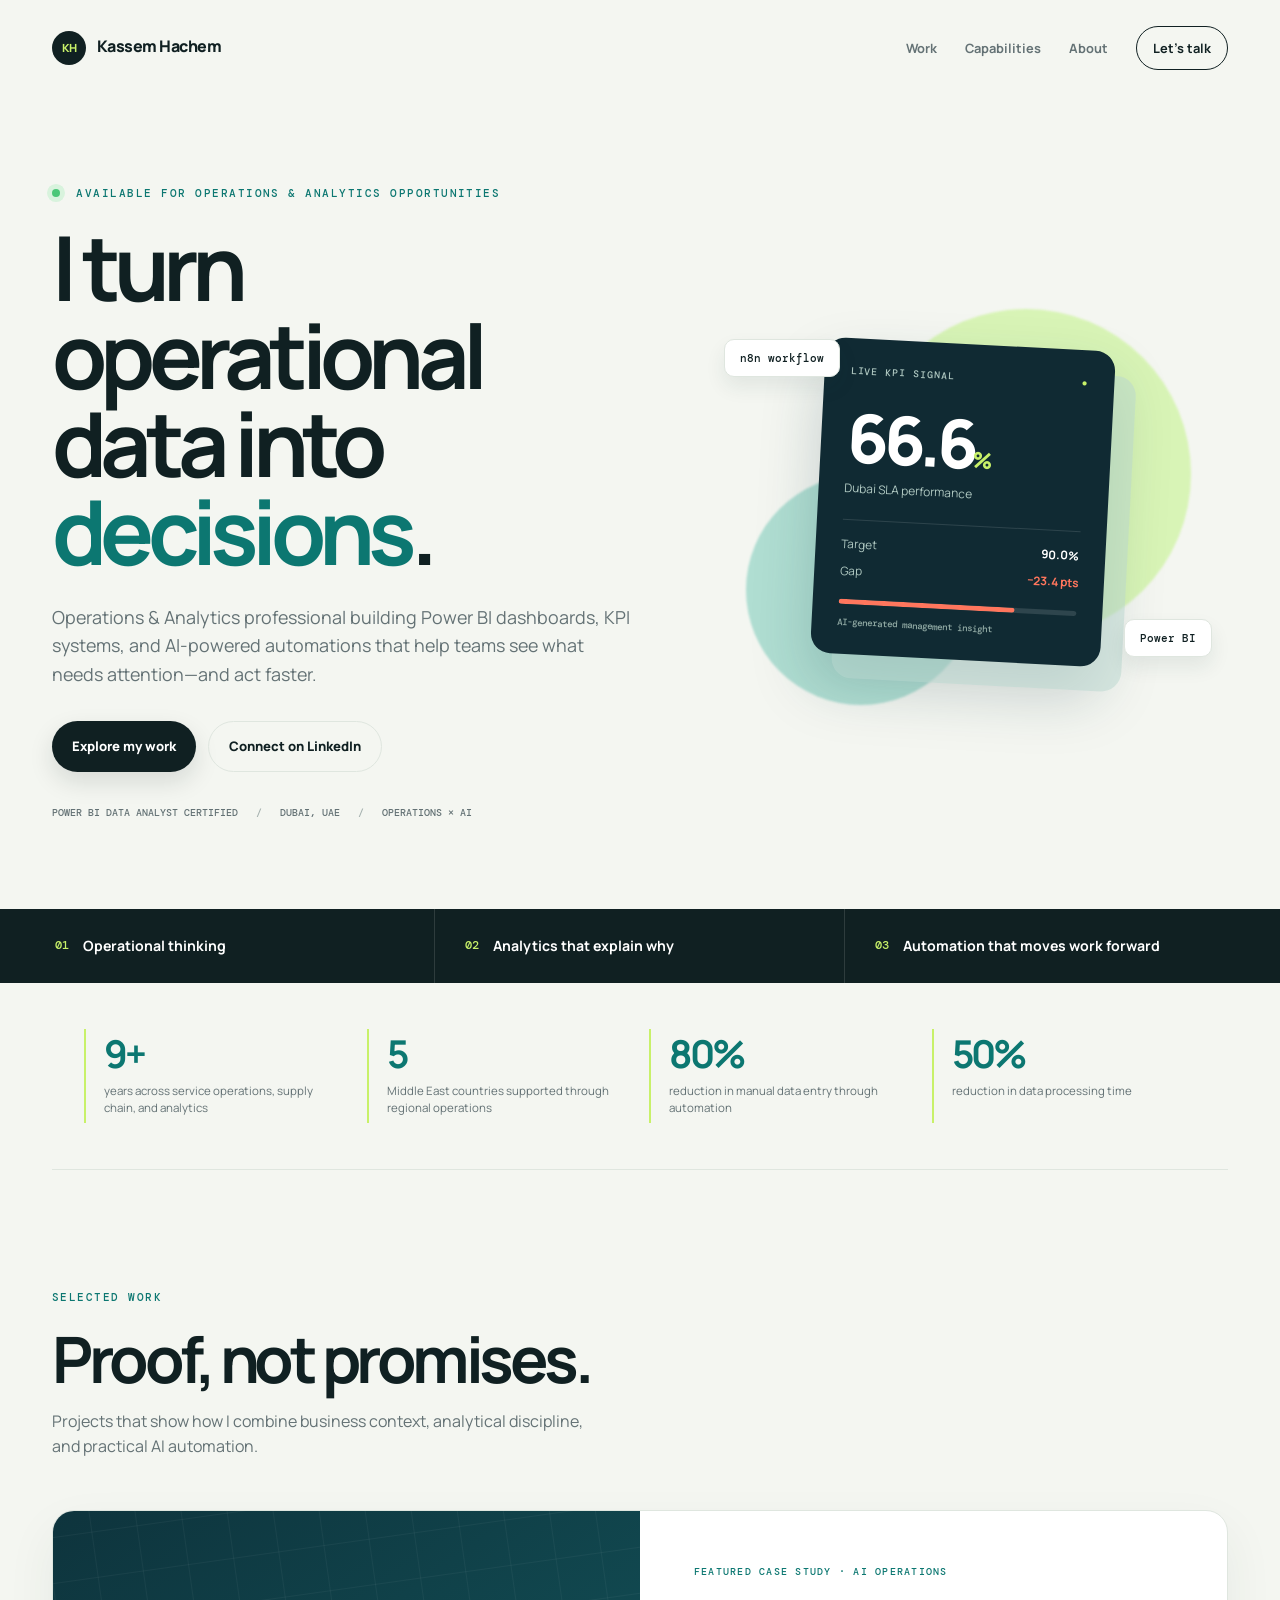
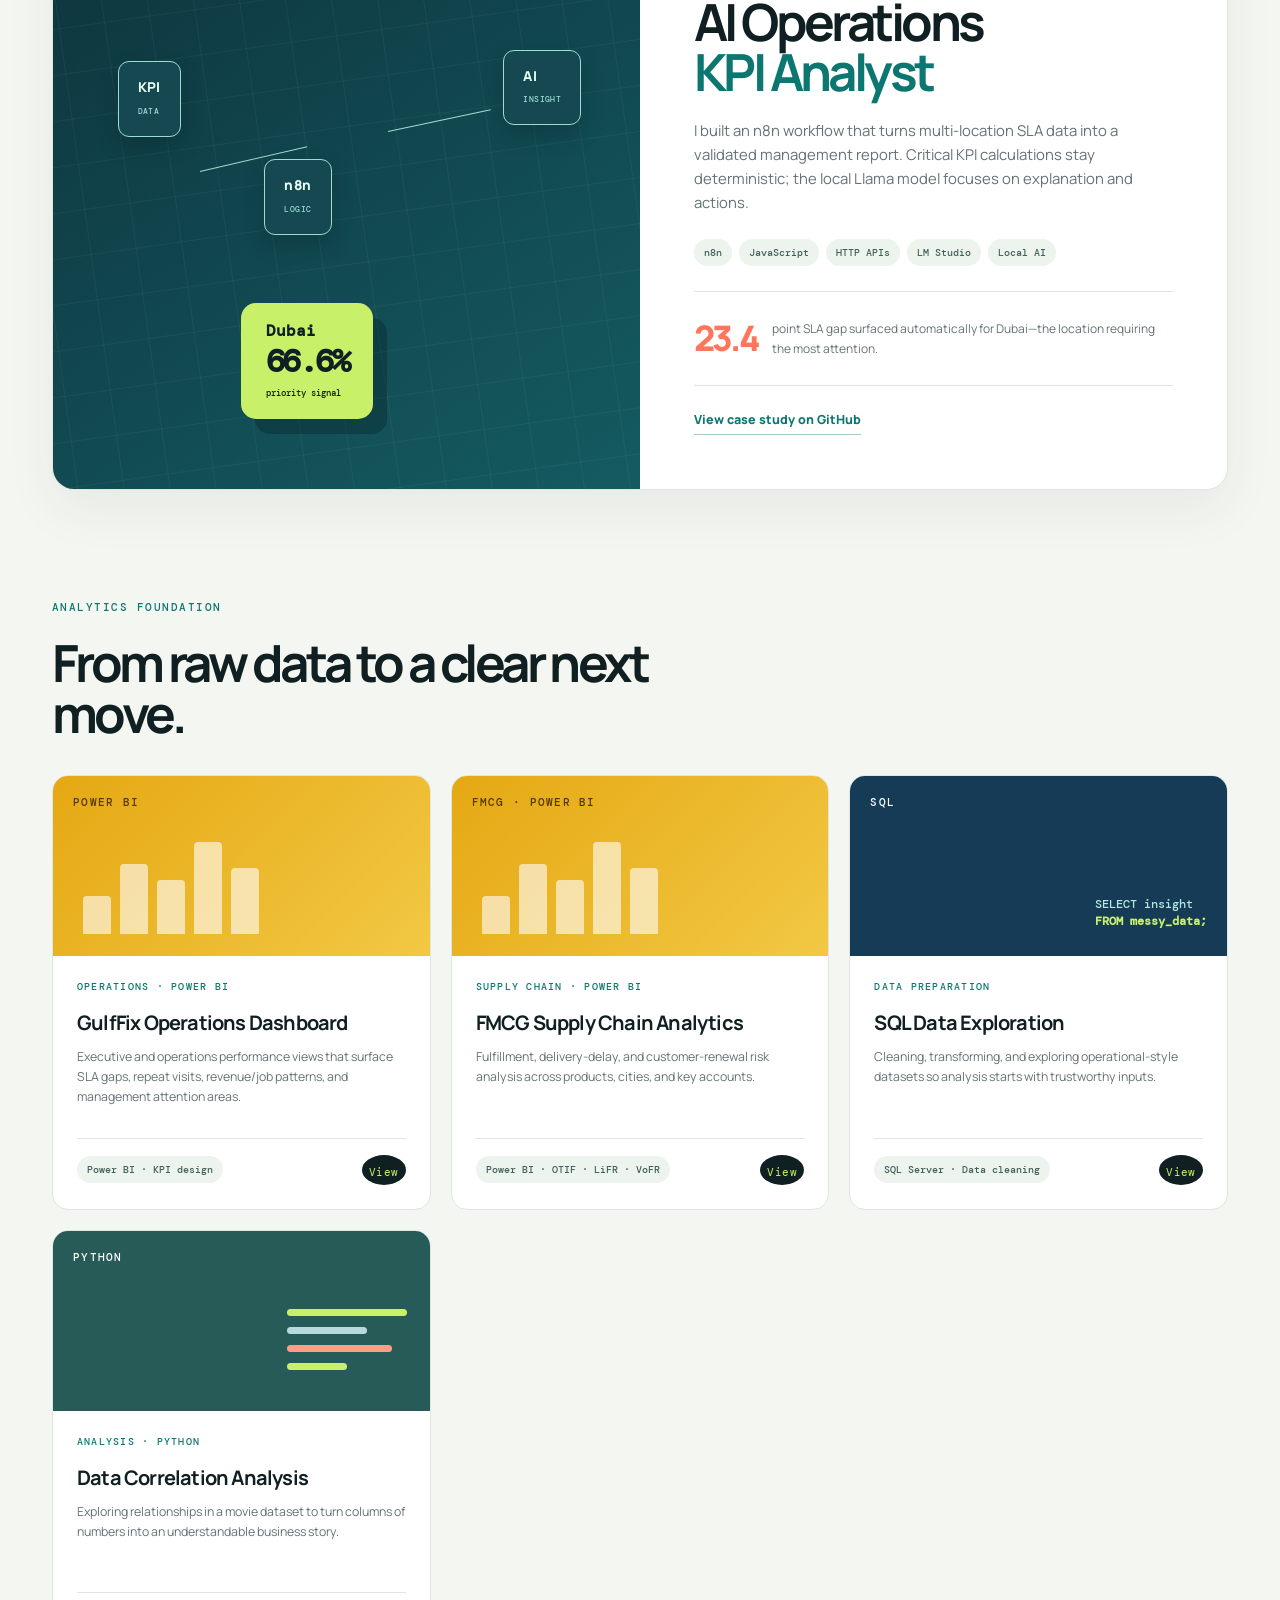
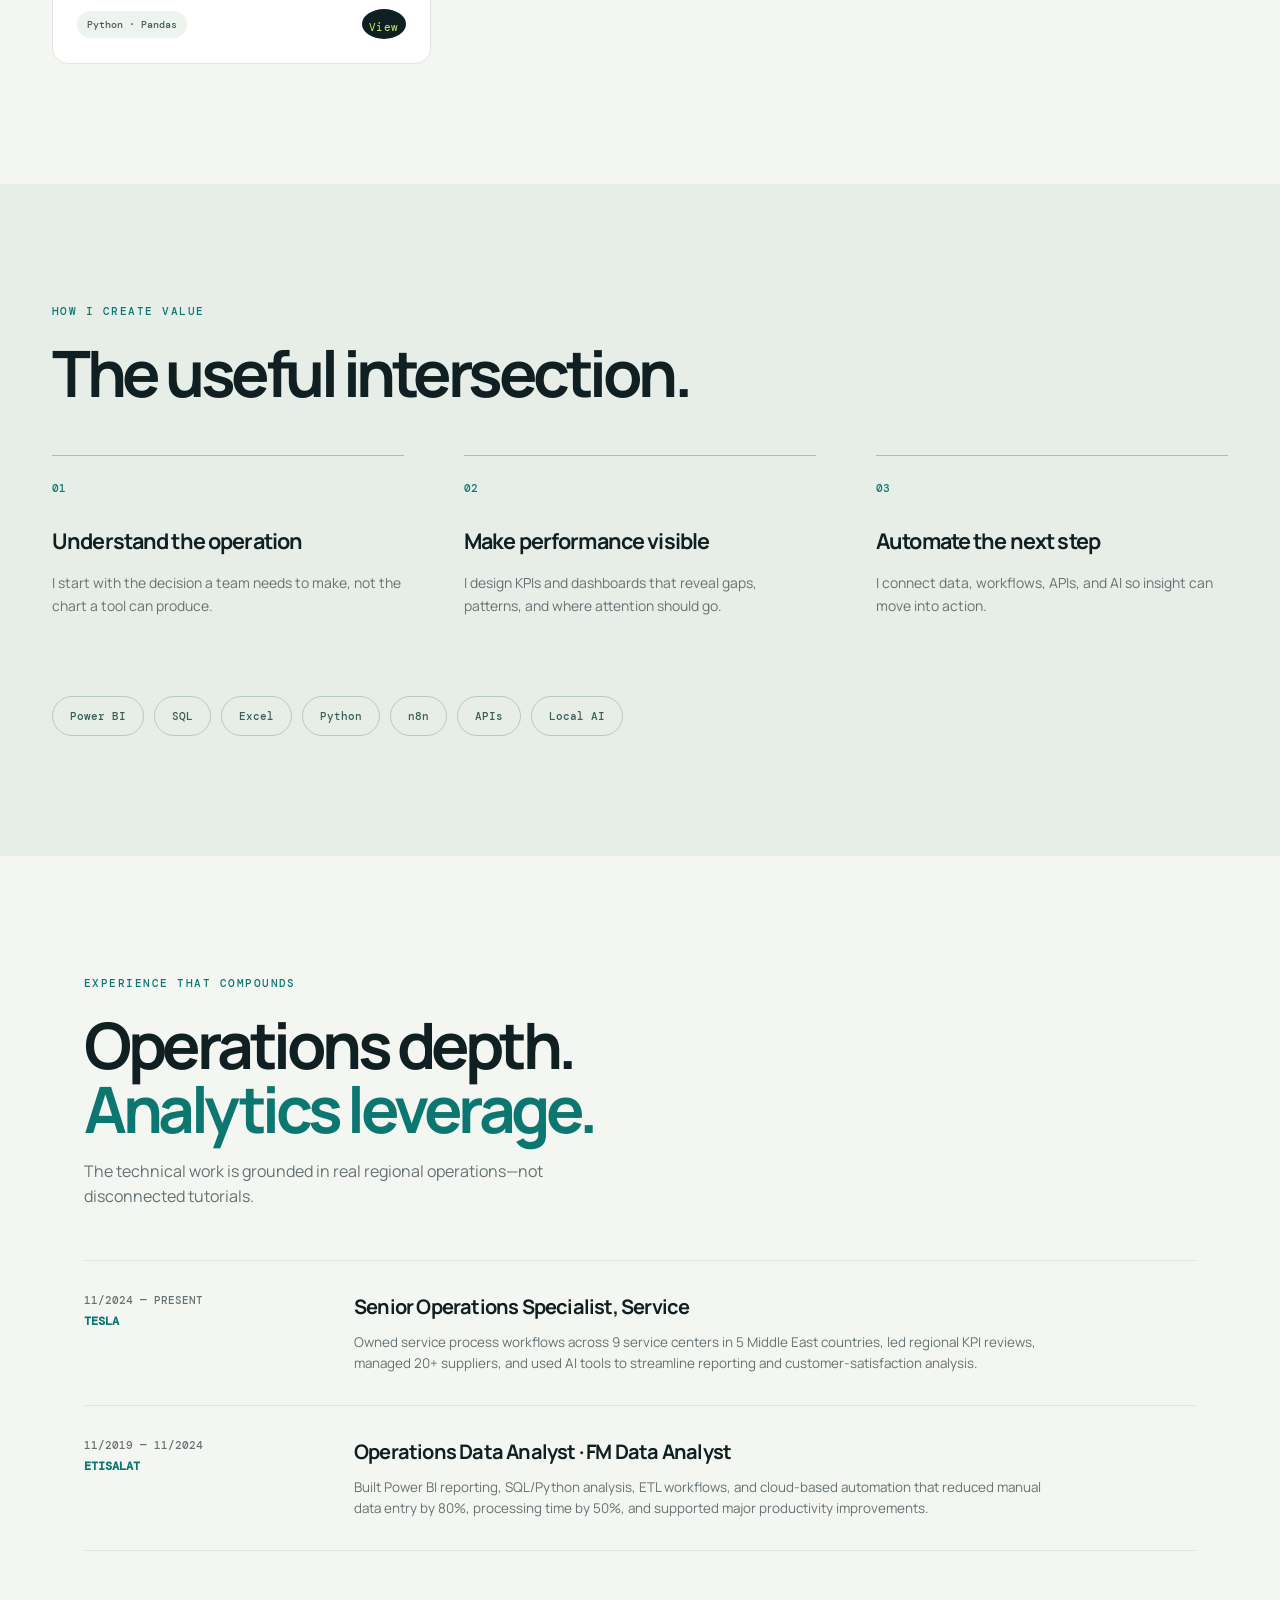
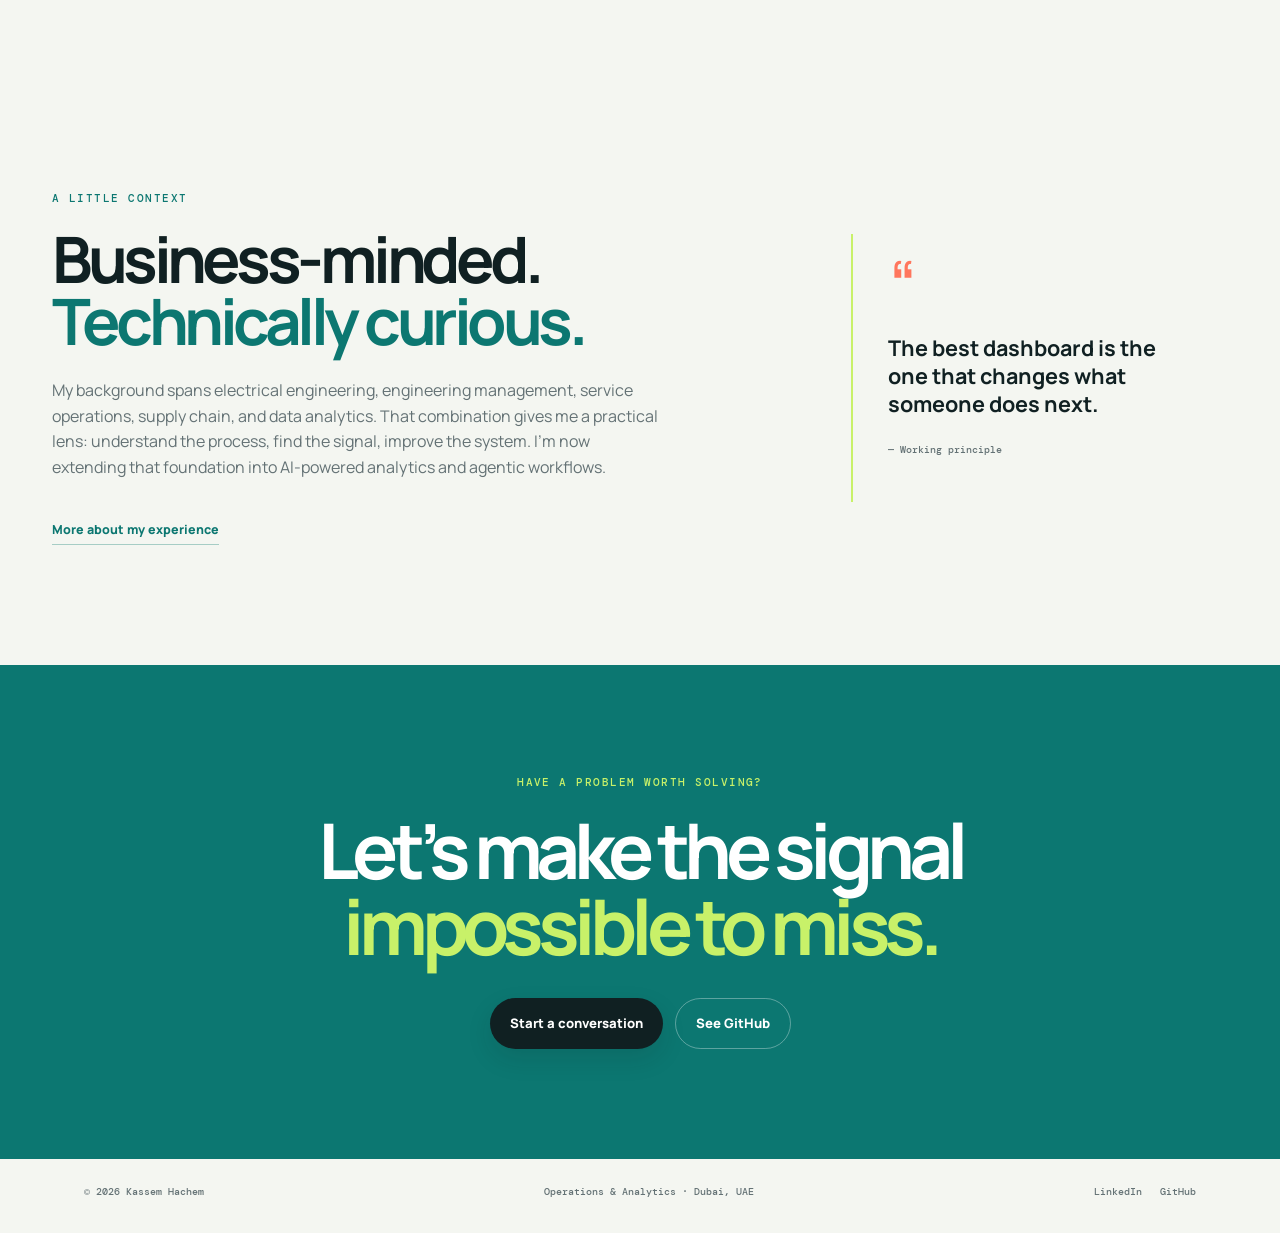
<file: index.html>
<!doctype html>
<html lang="en">
<head>
  <meta charset="utf-8">
  <meta name="viewport" content="width=device-width, initial-scale=1">
  <meta name="description" content="Kassem Hachem — Operations & Analytics professional building AI-powered KPI workflows, dashboards, and automation systems.">
  <title>Kassem Hachem | Operations & Analytics + AI Automation</title>
  <link rel="preconnect" href="https://fonts.googleapis.com">
  <link rel="preconnect" href="https://fonts.gstatic.com" crossorigin>
  <link href="https://fonts.googleapis.com/css2?family=DM+Mono:wght@400;500&family=Manrope:wght@400;500;600;700;800&display=swap" rel="stylesheet">
  <link rel="stylesheet" href="assets/css/portfolio.css">
  <link rel="stylesheet" href="assets/css/portfolio-enhancements.css">
</head>
<body>
  <div class="site-shell">
    <header class="topbar"><a class="brand" href="#top"><span>KH</span> Kassem Hachem</a><nav aria-label="Primary navigation"><a href="#work">Work</a><a href="#capabilities">Capabilities</a><a href="#about">About</a><a class="nav-cta" href="https://www.linkedin.com/in/khachem/" target="_blank" rel="noreferrer">Let's talk <span>↗</span></a></nav></header>
    <main id="top">
      <section class="hero" aria-labelledby="hero-title"><div class="hero-copy"><p class="eyebrow"><span class="status-dot"></span> Available for Operations & Analytics opportunities</p><h1 id="hero-title">I turn operational data into <em>decisions</em>.</h1><p class="hero-lede">Operations & Analytics professional building Power BI dashboards, KPI systems, and AI-powered automations that help teams see what needs attention—and act faster.</p><div class="hero-actions"><a class="button button-primary" href="#work">Explore my work <span>↓</span></a><a class="button button-ghost" href="https://www.linkedin.com/in/khachem/" target="_blank" rel="noreferrer">Connect on LinkedIn <span>↗</span></a></div><div class="hero-proof"><span>Power BI Data Analyst certified</span><span>Dubai, UAE</span><span>Operations × AI</span></div></div><div class="hero-visual" aria-label="AI operations workflow preview"><div class="orb orb-one"></div><div class="orb orb-two"></div><div class="signal-card"><div class="signal-top"><span class="mini-label">LIVE KPI SIGNAL</span><span class="pulse">●</span></div><div class="signal-value">66.6<span>%</span></div><div class="signal-label">Dubai SLA performance</div><div class="signal-divider"></div><div class="signal-row"><span>Target</span><strong>90.0%</strong></div><div class="signal-row"><span>Gap</span><strong class="warning">−23.4 pts</strong></div><div class="signal-bar"><i></i></div><div class="signal-caption">AI-generated management insight</div></div><div class="float-chip chip-one">n8n workflow <b>✓</b></div><div class="float-chip chip-two">Power BI <b>↗</b></div></div></section>
      <section class="proof-strip" aria-label="Key strengths"><div><strong>01</strong><span>Operational thinking</span></div><div><strong>02</strong><span>Analytics that explain why</span></div><div><strong>03</strong><span>Automation that moves work forward</span></div></section>
      <section class="impact-strip" aria-label="Career impact"><div><strong>9+</strong><span>years across service operations, supply chain, and analytics</span></div><div><strong>5</strong><span>Middle East countries supported through regional operations</span></div><div><strong>80%</strong><span>reduction in manual data entry through automation</span></div><div><strong>50%</strong><span>reduction in data processing time</span></div></section>
      <section id="work" class="section work-section" aria-labelledby="work-title"><div class="section-heading"><p class="eyebrow">Selected work</p><h2 id="work-title">Proof, not promises.</h2><p>Projects that show how I combine business context, analytical discipline, and practical AI automation.</p></div>
        <article class="featured-project"><div class="featured-image workflow-art" aria-hidden="true"><div class="flow-node node-a">KPI<br><small>DATA</small></div><div class="flow-line line-a"></div><div class="flow-node node-b">n8n<br><small>LOGIC</small></div><div class="flow-line line-b"></div><div class="flow-node node-c">AI<br><small>INSIGHT</small></div><div class="flow-result">Dubai<br><b>66.6%</b><small>priority signal</small></div></div><div class="featured-copy"><p class="project-kicker">Featured case study · AI Operations</p><h3>AI Operations<br><em>KPI Analyst</em></h3><p>I built an n8n workflow that turns multi-location SLA data into a validated management report. Critical KPI calculations stay deterministic; the local Llama model focuses on explanation and actions.</p><div class="tag-list"><span>n8n</span><span>JavaScript</span><span>HTTP APIs</span><span>LM Studio</span><span>Local AI</span></div><div class="project-result"><span class="result-number">23.4</span><span>point SLA gap surfaced automatically for Dubai—the location requiring the most attention.</span></div><a class="text-link" href="https://github.com/kassoom/ai-operations-kpi-analyst" target="_blank" rel="noreferrer">View case study on GitHub <span>↗</span></a></div></article>
        <div class="section-heading compact-heading"><p class="eyebrow">Analytics foundation</p><h2>From raw data to a clear next move.</h2></div><div class="project-grid">
          <article class="project-card"><div class="project-image powerbi-art"><span>POWER BI</span><div class="bars"><i></i><i></i><i></i><i></i><i></i></div></div><div class="card-body"><p class="project-kicker">Operations · Power BI</p><h3>GulfFix Operations Dashboard</h3><p>Executive and operations performance views that surface SLA gaps, repeat visits, revenue/job patterns, and management attention areas.</p><div class="card-bottom"><span class="tag">Power BI · KPI design</span><a href="projects/gulffix.html" aria-label="Read GulfFix dashboard case study">↗</a></div></div></article>
<article class="project-card"><div class="project-image powerbi-art"><span>FMCG · POWER BI</span><div class="bars"><i></i><i></i><i></i><i></i><i></i></div></div><div class="card-body"><p class="project-kicker">Supply Chain · Power BI</p><h3>FMCG Supply Chain Analytics</h3><p>Fulfillment, delivery-delay, and customer-renewal risk analysis across products, cities, and key accounts.</p><div class="card-bottom"><span class="tag">Power BI · OTIF · LiFR · VoFR</span><a href="projects/fmcg.html" aria-label="Read FMCG supply chain case study">↗</a></div></div></article>
          <article class="project-card"><div class="project-image sql-art"><span>SQL</span><div class="query-line">SELECT insight<br><b>FROM messy_data;</b></div></div><div class="card-body"><p class="project-kicker">Data preparation</p><h3>SQL Data Exploration</h3><p>Cleaning, transforming, and exploring operational-style datasets so analysis starts with trustworthy inputs.</p><div class="card-bottom"><span class="tag">SQL Server · Data cleaning</span><a href="https://github.com/kassoom/PortfolioProjects" target="_blank" rel="noreferrer" aria-label="View SQL projects">↗</a></div></div></article>
          <article class="project-card"><div class="project-image python-art"><span>PYTHON</span><div class="code-lines"><i></i><i></i><i></i><i></i></div></div><div class="card-body"><p class="project-kicker">Analysis · Python</p><h3>Data Correlation Analysis</h3><p>Exploring relationships in a movie dataset to turn columns of numbers into an understandable business story.</p><div class="card-bottom"><span class="tag">Python · Pandas</span><a href="https://github.com/kassoom/PortfolioProjects" target="_blank" rel="noreferrer" aria-label="View Python projects">↗</a></div></div></article>
        </div>
      </section>
      <section id="capabilities" class="section capabilities-section" aria-labelledby="capabilities-title"><div class="section-heading"><p class="eyebrow">How I create value</p><h2 id="capabilities-title">The useful intersection.</h2></div><div class="capability-grid"><div class="capability"><span class="cap-number">01</span><h3>Understand the operation</h3><p>I start with the decision a team needs to make, not the chart a tool can produce.</p></div><div class="capability"><span class="cap-number">02</span><h3>Make performance visible</h3><p>I design KPIs and dashboards that reveal gaps, patterns, and where attention should go.</p></div><div class="capability"><span class="cap-number">03</span><h3>Automate the next step</h3><p>I connect data, workflows, APIs, and AI so insight can move into action.</p></div></div><div class="stack-row"><span>Power BI</span><span>SQL</span><span>Excel</span><span>Python</span><span>n8n</span><span>APIs</span><span>Local AI</span></div></section>
      <section class="section experience-section" aria-labelledby="experience-title"><div class="section-heading"><p class="eyebrow">Experience that compounds</p><h2 id="experience-title">Operations depth.<br><em>Analytics leverage.</em></h2><p>The technical work is grounded in real regional operations—not disconnected tutorials.</p></div><div class="experience-list"><article><div class="experience-meta"><span>11/2024 — Present</span><b>Tesla</b></div><div><h3>Senior Operations Specialist, Service</h3><p>Owned service process workflows across 9 service centers in 5 Middle East countries, led regional KPI reviews, managed 20+ suppliers, and used AI tools to streamline reporting and customer-satisfaction analysis.</p></div></article><article><div class="experience-meta"><span>11/2019 — 11/2024</span><b>Etisalat</b></div><div><h3>Operations Data Analyst · FM Data Analyst</h3><p>Built Power BI reporting, SQL/Python analysis, ETL workflows, and cloud-based automation that reduced manual data entry by 80%, processing time by 50%, and supported major productivity improvements.</p></div></article></div></section>
      <section id="about" class="section about-section"><div class="about-card"><p class="eyebrow">A little context</p><h2>Business-minded.<br><em>Technically curious.</em></h2><p>My background spans electrical engineering, engineering management, service operations, supply chain, and data analytics. That combination gives me a practical lens: understand the process, find the signal, improve the system. I’m now extending that foundation into AI-powered analytics and agentic workflows.</p><a class="text-link" href="https://www.linkedin.com/in/khachem/" target="_blank" rel="noreferrer">More about my experience <span>↗</span></a></div><div class="about-aside"><div class="quote-mark">“</div><blockquote>The best dashboard is the one that changes what someone does next.</blockquote><p>— Working principle</p></div></section>
      <section class="contact-section"><p class="eyebrow">Have a problem worth solving?</p><h2>Let’s make the signal<br><em>impossible to miss.</em></h2><div class="hero-actions"><a class="button button-primary" href="https://www.linkedin.com/in/khachem/" target="_blank" rel="noreferrer">Start a conversation <span>↗</span></a><a class="button button-ghost light-button" href="https://github.com/kassoom" target="_blank" rel="noreferrer">See GitHub <span>↗</span></a></div></section>
    </main><footer><span>© 2026 Kassem Hachem</span><span>Operations & Analytics · Dubai, UAE</span><div><a href="https://www.linkedin.com/in/khachem/" target="_blank" rel="noreferrer">LinkedIn</a><a href="https://github.com/kassoom" target="_blank" rel="noreferrer">GitHub</a></div></footer>
  </div>
</body>
</html>
</file>
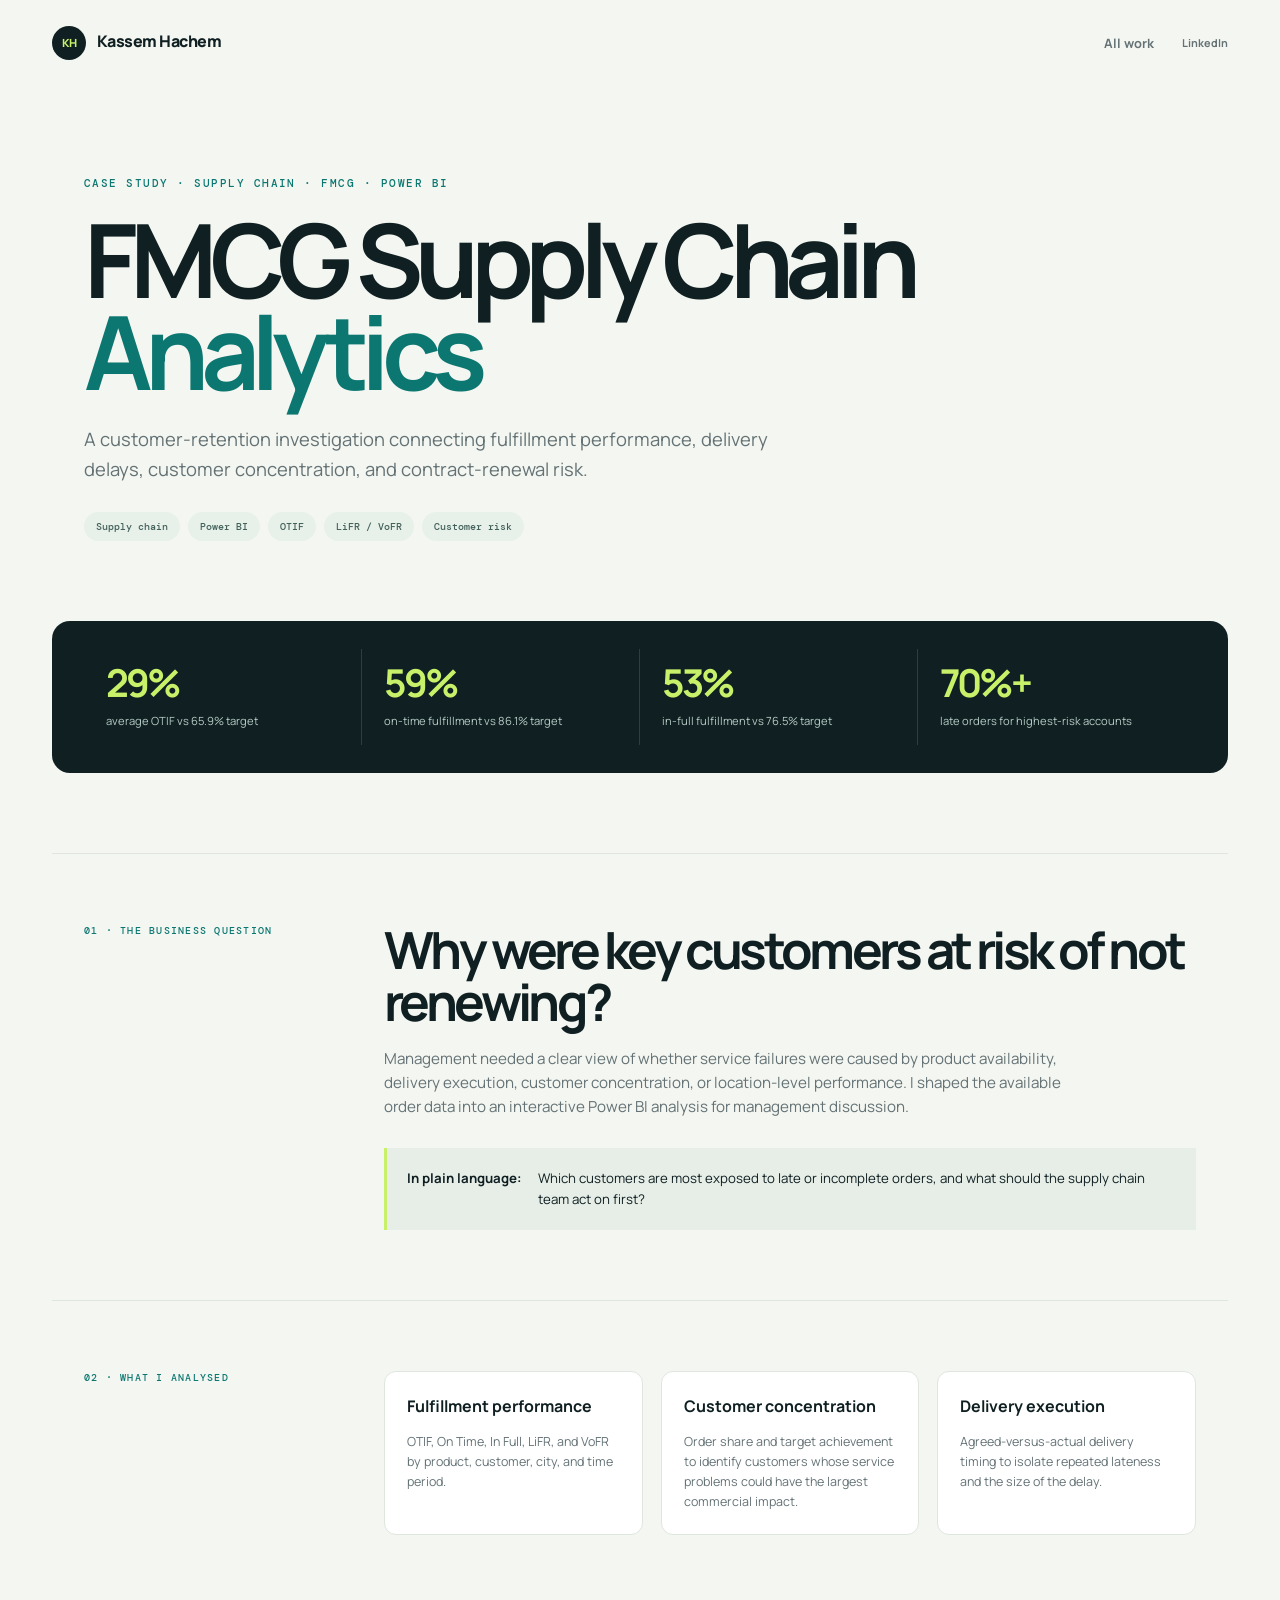
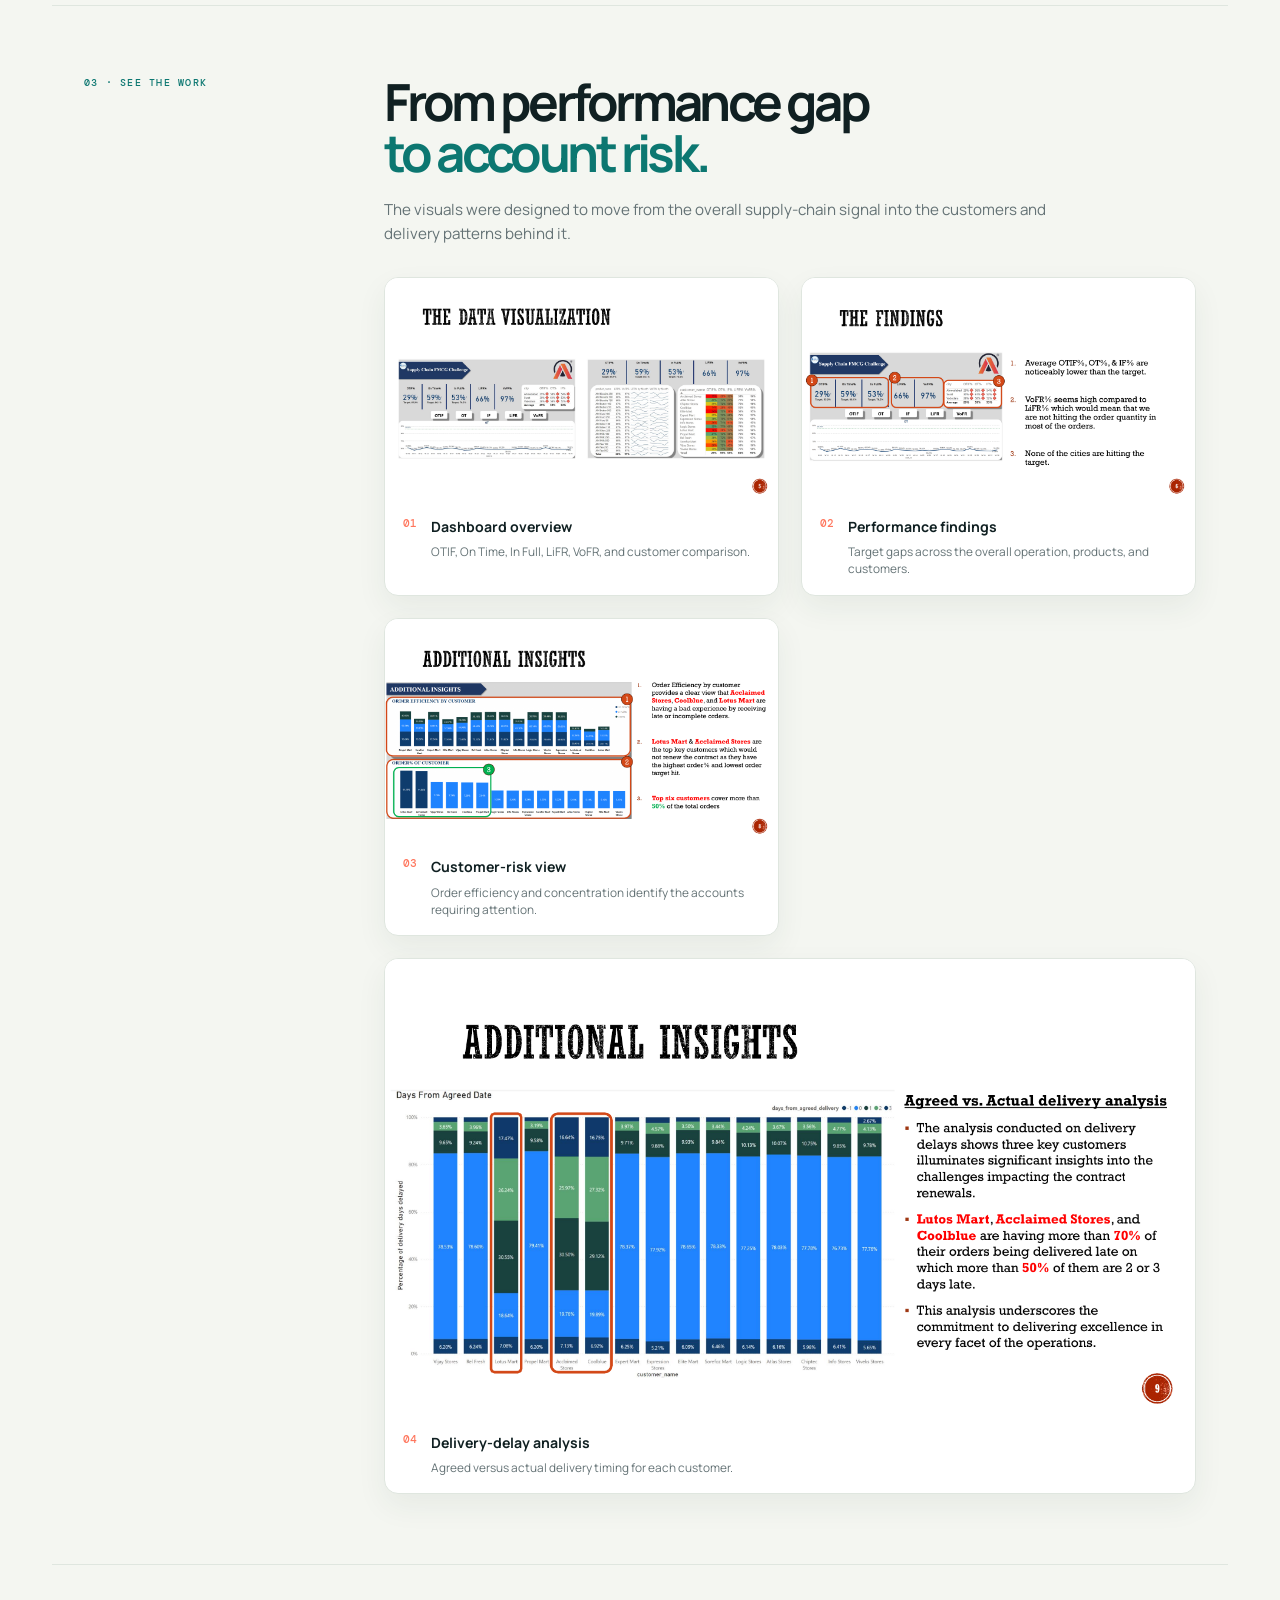
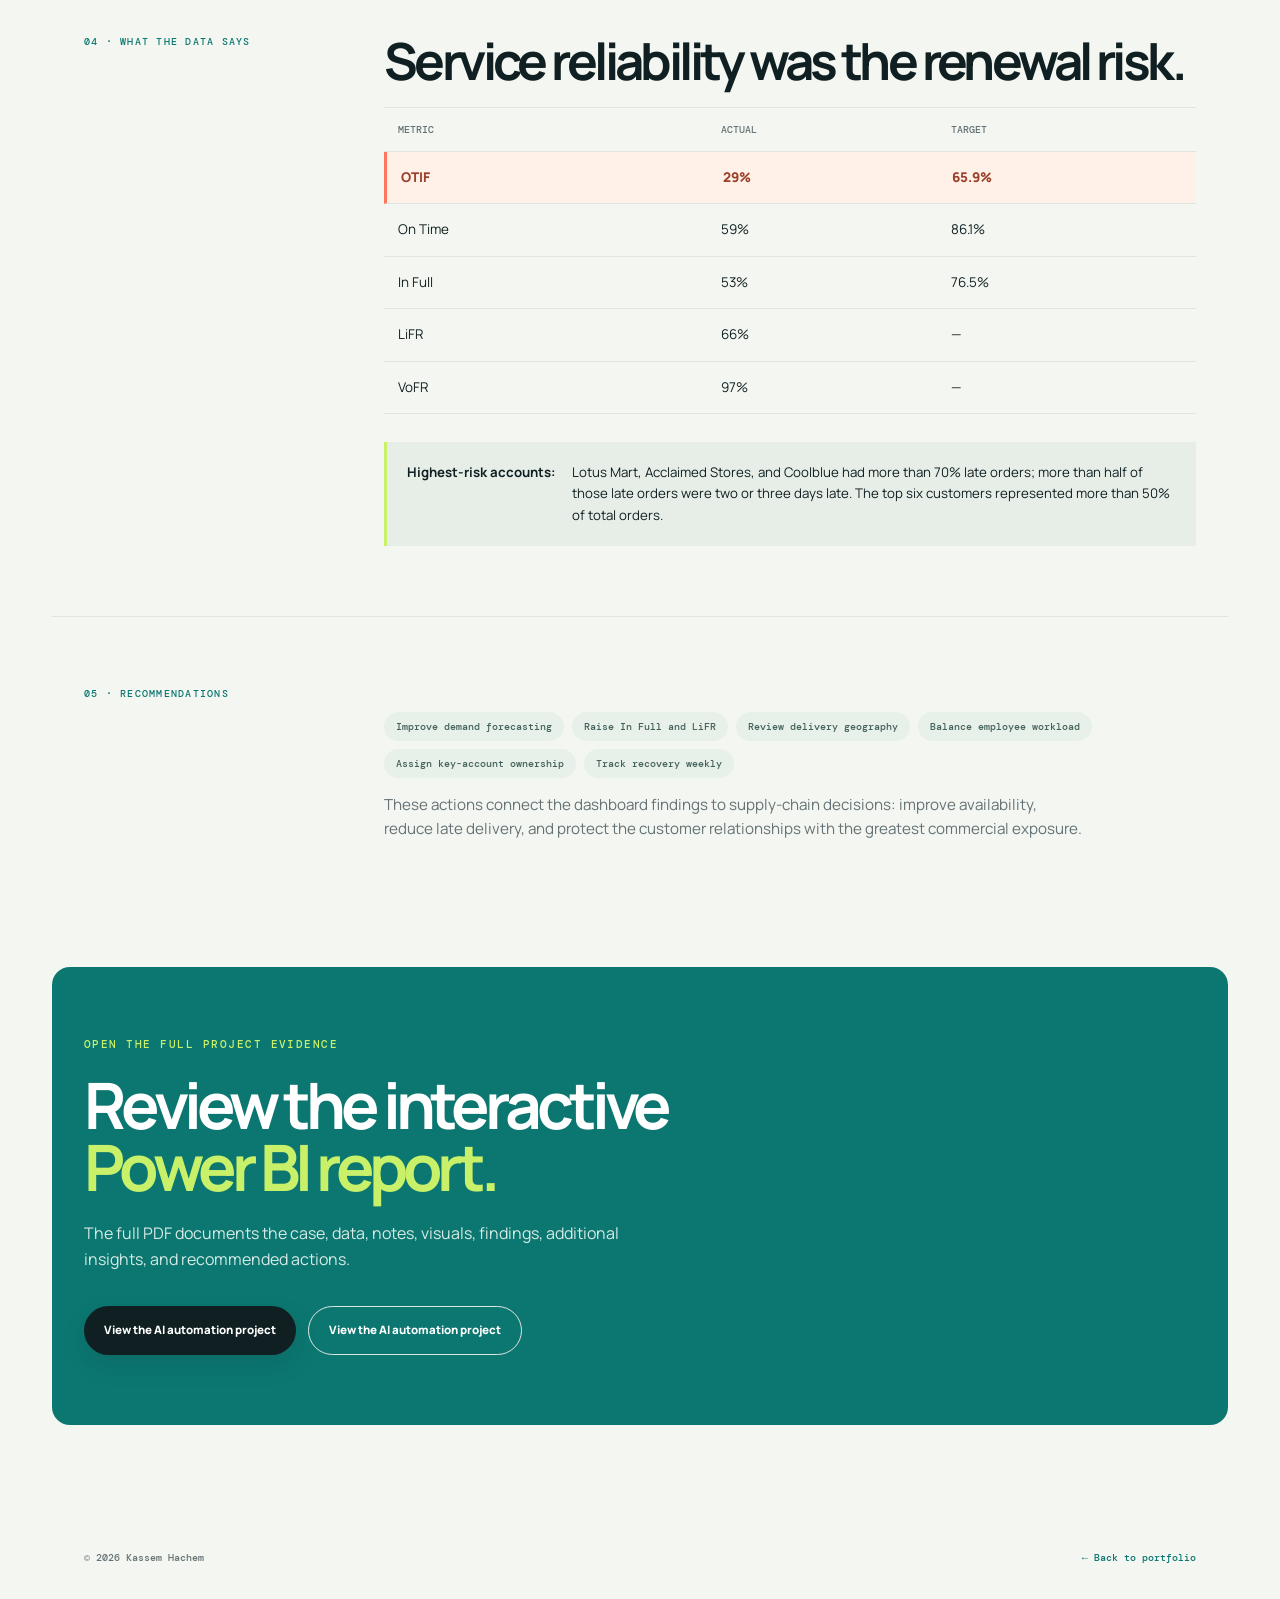
<file: projects/fmcg.html>
<!doctype html>
<html lang="en">
<head>
  <meta charset="utf-8">
  <meta name="viewport" content="width=device-width, initial-scale=1">
  <meta name="description" content="FMCG supply chain analytics case study by Kassem Hachem.">
  <title>FMCG Supply Chain Analytics | Kassem Hachem</title>
  <link rel="preconnect" href="https://fonts.googleapis.com">
  <link rel="preconnect" href="https://fonts.gstatic.com" crossorigin>
  <link href="https://fonts.googleapis.com/css2?family=DM+Mono:wght@400;500&family=Manrope:wght@400;500;600;700;800&display=swap" rel="stylesheet">
  <link rel="stylesheet" href="../assets/css/portfolio.css">
  <link rel="stylesheet" href="../assets/css/portfolio-enhancements.css">
  <link rel="stylesheet" href="../assets/css/project-detail.css">
</head>
<body>
  <div class="site-shell">
    <header class="topbar"><a class="brand" href="../index.html"><span>KH</span> Kassem Hachem</a><nav aria-label="Project navigation"><a href="../index.html#work">All work</a><a href="https://www.linkedin.com/in/khachem/" target="_blank" rel="noreferrer">LinkedIn ↗</a></nav></header>
    <main>
      <section class="detail-hero"><p class="eyebrow">Case study · Supply Chain · FMCG · Power BI</p><h1>FMCG Supply Chain<br><em>Analytics</em></h1><p class="detail-lede">A customer-retention investigation connecting fulfillment performance, delivery delays, customer concentration, and contract-renewal risk.</p><div class="detail-tags"><span>Supply chain</span><span>Power BI</span><span>OTIF</span><span>LiFR / VoFR</span><span>Customer risk</span></div></section>
      <section class="metric-grid"><div><strong>29%</strong><span>average OTIF vs 65.9% target</span></div><div><strong>59%</strong><span>on-time fulfillment vs 86.1% target</span></div><div><strong>53%</strong><span>in-full fulfillment vs 76.5% target</span></div><div><strong>70%+</strong><span>late orders for highest-risk accounts</span></div></section>
      <section class="detail-section"><div class="detail-label">01 · The business question</div><div class="detail-content"><h2>Why were key customers at risk of not renewing?</h2><p>Management needed a clear view of whether service failures were caused by product availability, delivery execution, customer concentration, or location-level performance. I shaped the available order data into an interactive Power BI analysis for management discussion.</p><div class="plain-language"><strong>In plain language:</strong><span>Which customers are most exposed to late or incomplete orders, and what should the supply chain team act on first?</span></div></div></section>
      <section class="detail-section split-section"><div class="detail-label">02 · What I analysed</div><div class="detail-content"><div class="insight-list"><div><b>Fulfillment performance</b><p>OTIF, On Time, In Full, LiFR, and VoFR by product, customer, city, and time period.</p></div><div><b>Customer concentration</b><p>Order share and target achievement to identify customers whose service problems could have the largest commercial impact.</p></div><div><b>Delivery execution</b><p>Agreed-versus-actual delivery timing to isolate repeated lateness and the size of the delay.</p></div></div></div></section>
      <section class="detail-section visual-proof"><div class="detail-label">03 · See the work</div><div class="detail-content"><h2>From performance gap<br><em>to account risk.</em></h2><p>The visuals were designed to move from the overall supply-chain signal into the customers and delivery patterns behind it.</p><div class="proof-grid"><figure><img src="../images/fmcg/dashboard-overview.png" alt="FMCG Power BI dashboard overview" loading="lazy"><figcaption><span>01</span><div><b>Dashboard overview</b><small>OTIF, On Time, In Full, LiFR, VoFR, and customer comparison.</small></div></figcaption></figure><figure><img src="../images/fmcg/findings-performance.png" alt="FMCG performance findings" loading="lazy"><figcaption><span>02</span><div><b>Performance findings</b><small>Target gaps across the overall operation, products, and customers.</small></div></figcaption></figure><figure><img src="../images/fmcg/customer-risk.png" alt="FMCG customer order efficiency and concentration analysis" loading="lazy"><figcaption><span>03</span><div><b>Customer-risk view</b><small>Order efficiency and concentration identify the accounts requiring attention.</small></div></figcaption></figure><figure class="proof-wide"><img src="../images/fmcg/delivery-delays.png" alt="FMCG delivery delay analysis by customer" loading="lazy"><figcaption><span>04</span><div><b>Delivery-delay analysis</b><small>Agreed versus actual delivery timing for each customer.</small></div></figcaption></figure></div></div></section>
      <section class="detail-section findings-section"><div class="detail-label">04 · What the data says</div><div class="detail-content"><h2>Service reliability was the renewal risk.</h2><div class="finding-table"><div class="finding-row finding-head"><span>Metric</span><span>Actual</span><span>Target</span></div><div class="finding-row priority"><span>OTIF</span><span>29%</span><span>65.9%</span></div><div class="finding-row"><span>On Time</span><span>59%</span><span>86.1%</span></div><div class="finding-row"><span>In Full</span><span>53%</span><span>76.5%</span></div><div class="finding-row"><span>LiFR</span><span>66%</span><span>—</span></div><div class="finding-row"><span>VoFR</span><span>97%</span><span>—</span></div></div><div class="finding-callout"><b>Highest-risk accounts:</b> Lotus Mart, Acclaimed Stores, and Coolblue had more than 70% late orders; more than half of those late orders were two or three days late. The top six customers represented more than 50% of total orders.</div></div></section>
      <section class="detail-section split-section"><div class="detail-label">05 · Recommendations</div><div class="detail-content"><div class="build-grid"><span>Improve demand forecasting</span><span>Raise In Full and LiFR</span><span>Review delivery geography</span><span>Balance employee workload</span><span>Assign key-account ownership</span><span>Track recovery weekly</span></div><p>These actions connect the dashboard findings to supply-chain decisions: improve availability, reduce late delivery, and protect the customer relationships with the greatest commercial exposure.</p></div></section>
      <section class="next-step"><p class="eyebrow">Open the full project evidence</p><h2>Review the interactive<br><em>Power BI report.</em></h2><p>The full PDF documents the case, data, notes, visuals, findings, additional insights, and recommended actions.</p><div class="hero-actions"><a class="button button-primary" href="https://www.novypro.com/project/supply-chain-fmcg-challenge-codebasics" target="_blank" rel="noreferrer">Open Power BI report ↗</a><a class="button button-ghost" href="../files/supply-chain-fmcg-case-study.pdf">Download case study PDF</a></div></section>
    </main>
    <footer><span>© 2026 Kassem Hachem</span><a href="../index.html">← Back to portfolio</a></footer>
  </div>
</body>
</html>
</file>
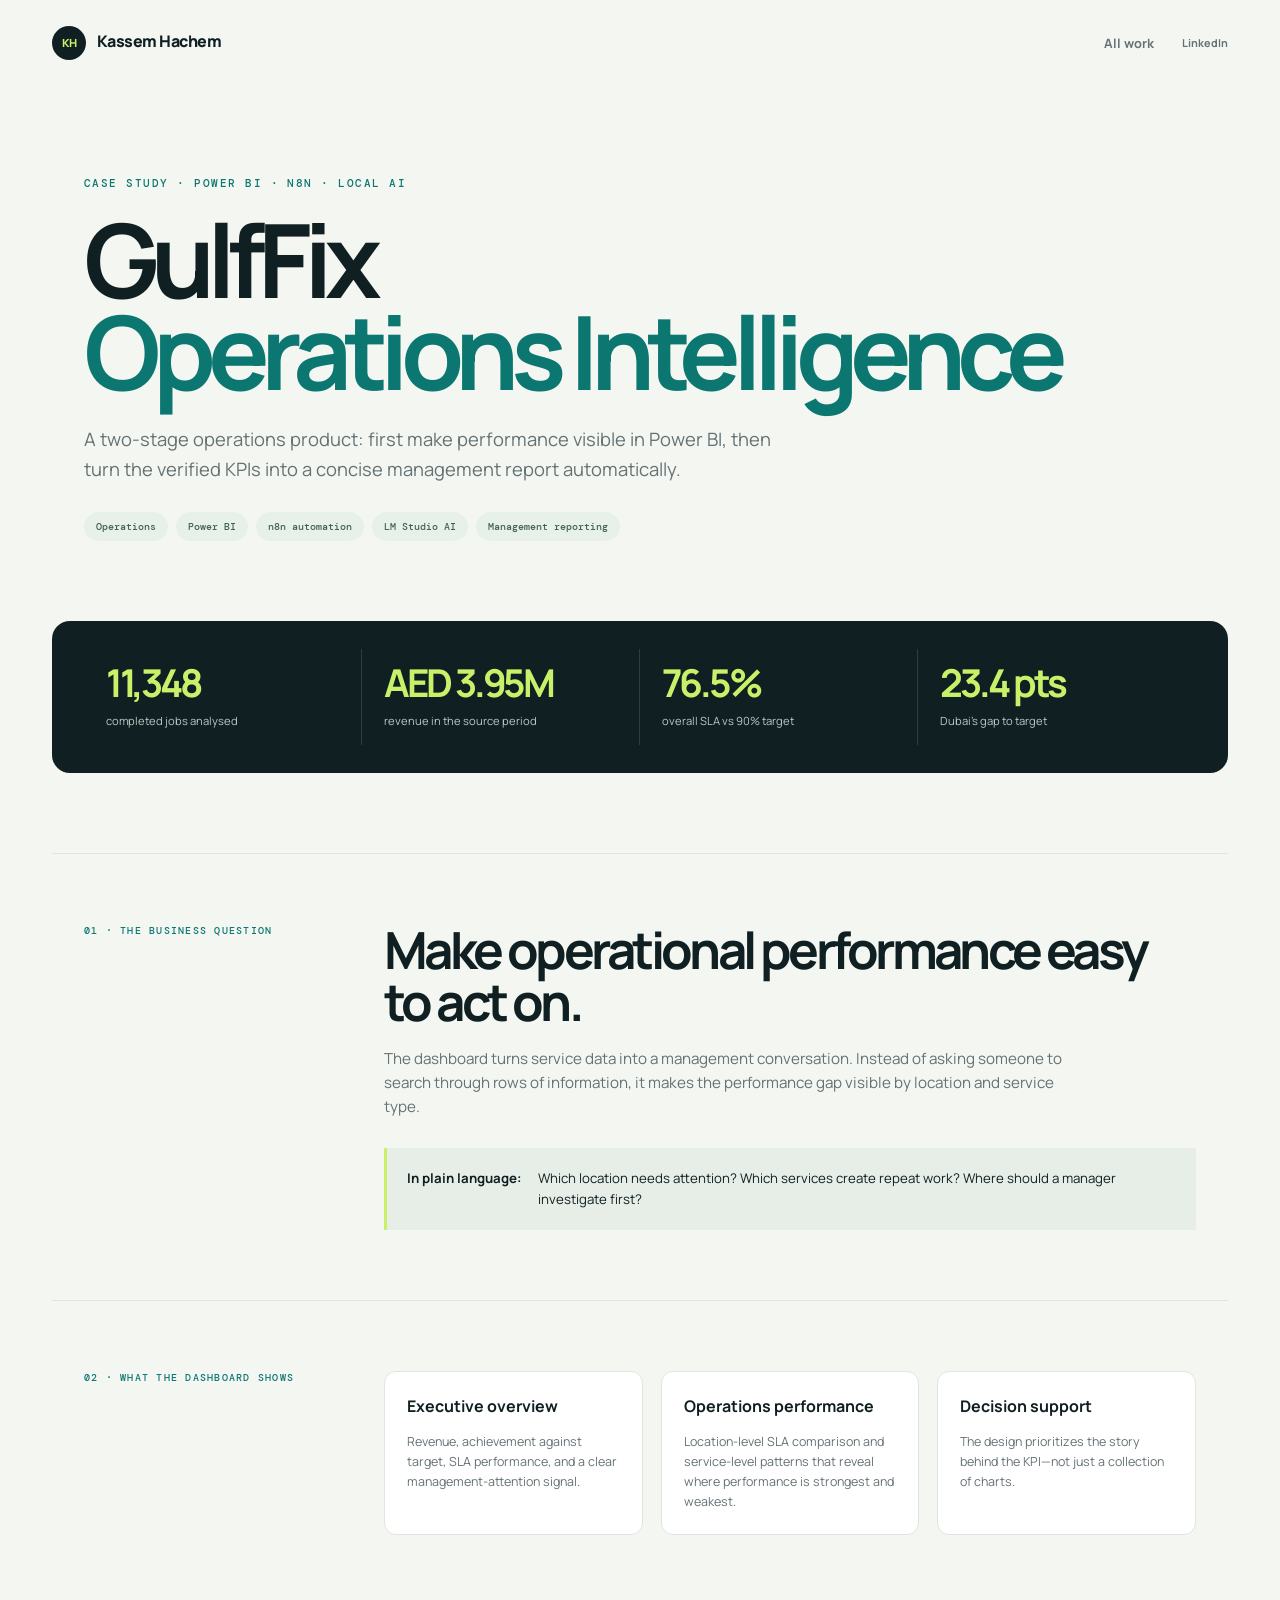
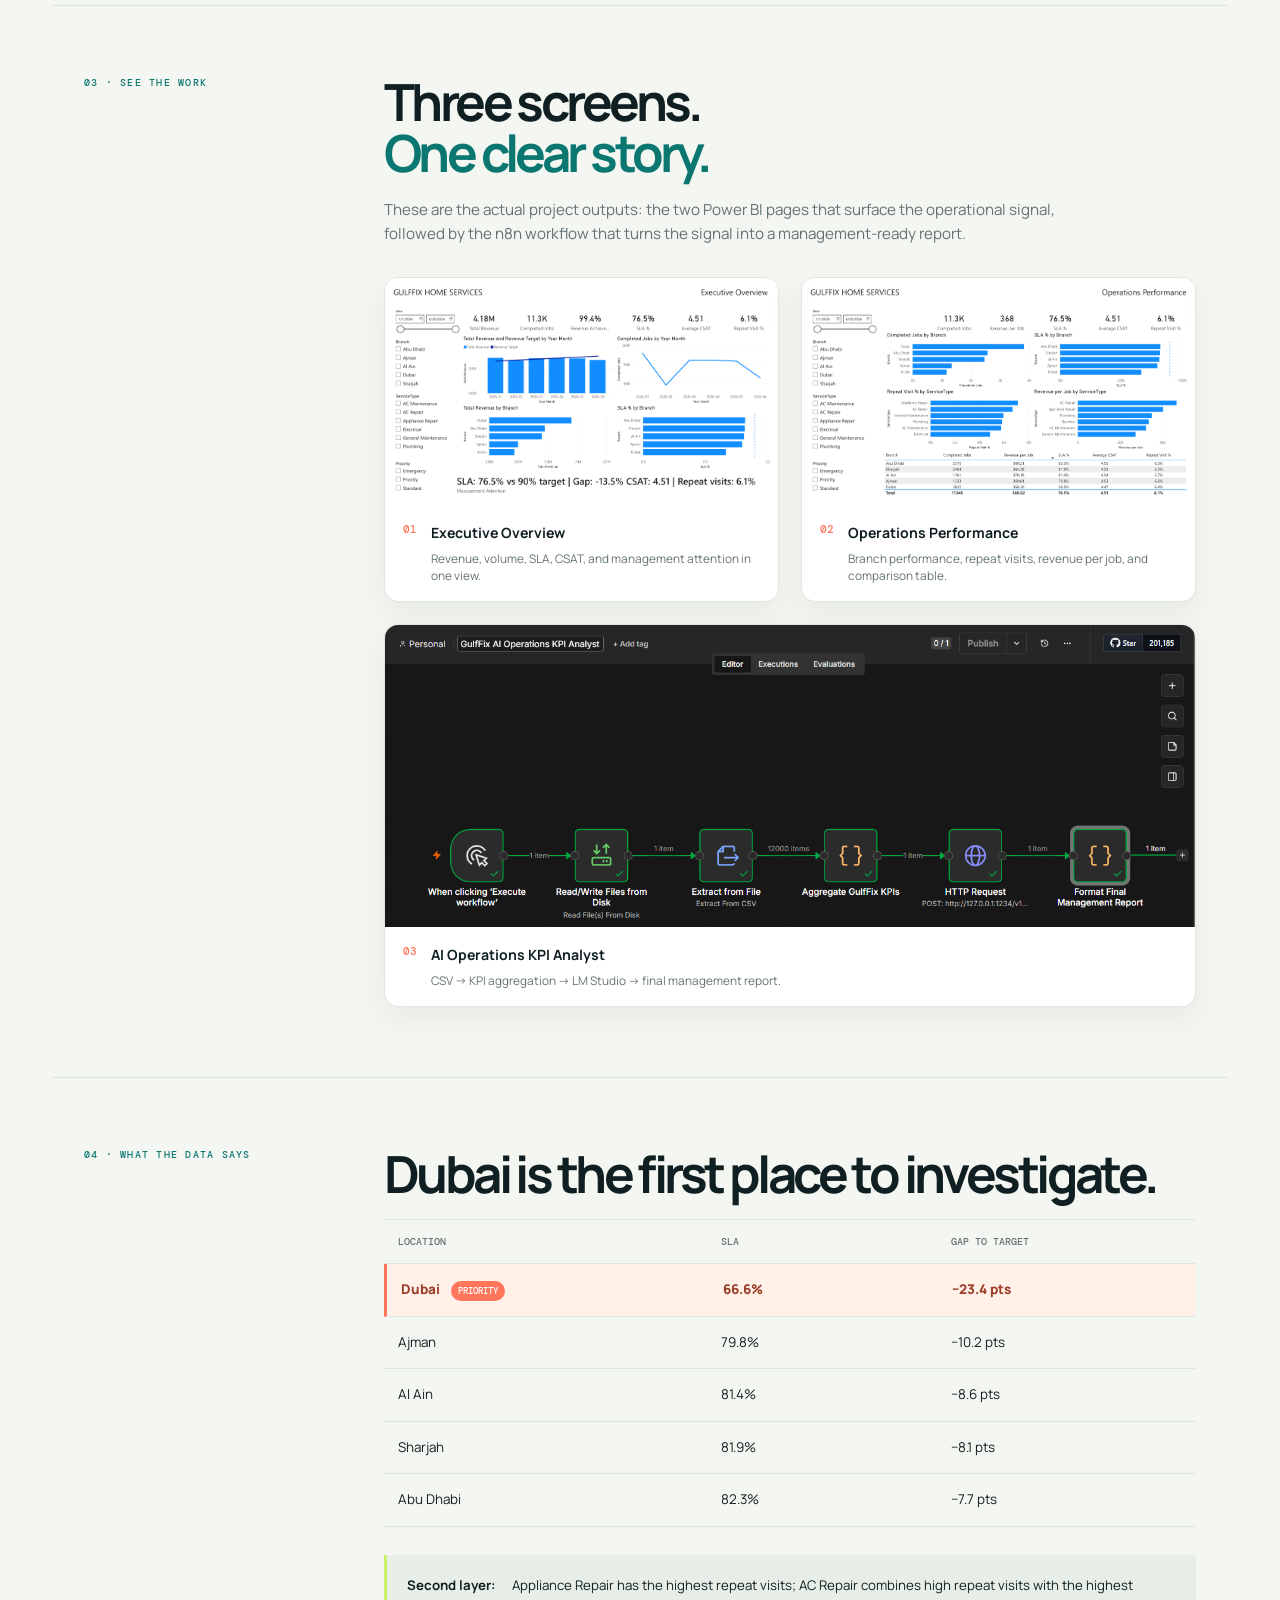
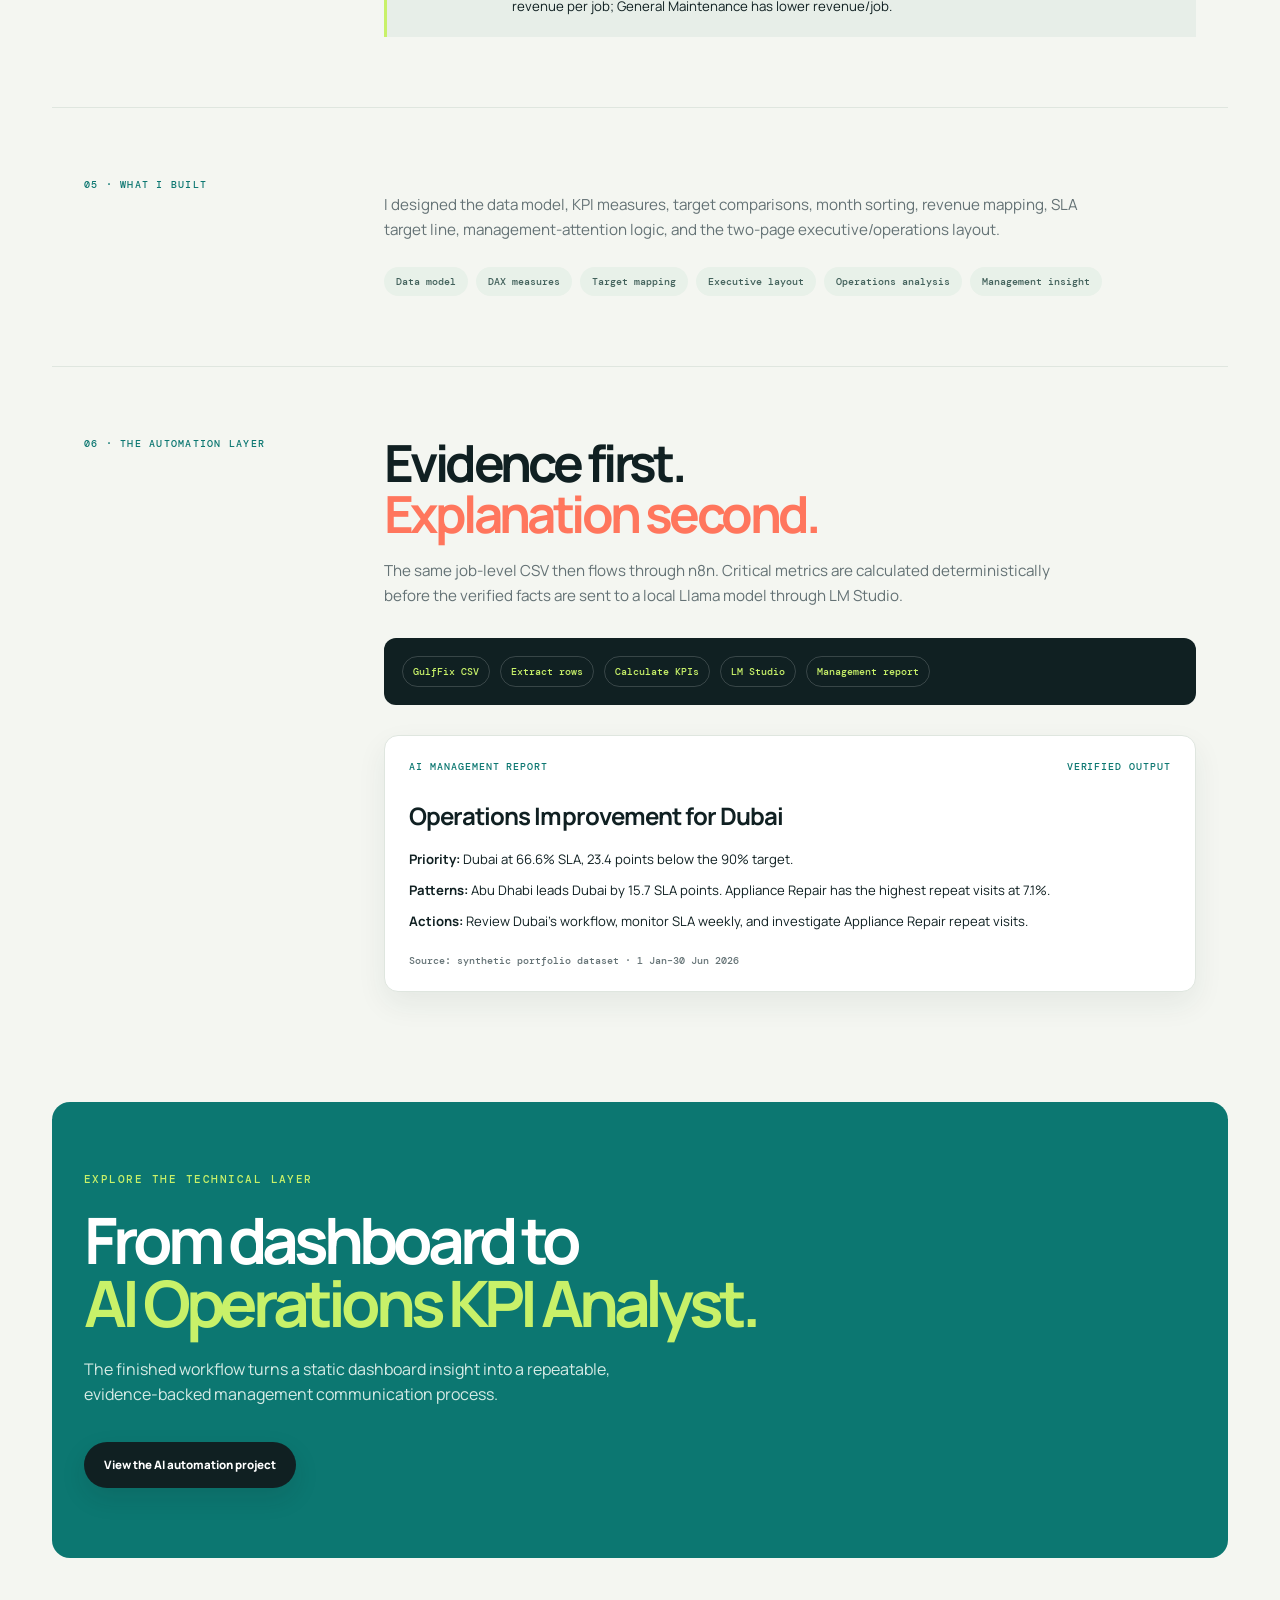
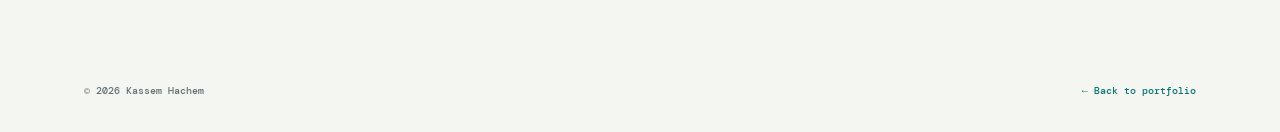
<file: projects/gulffix.html>
<!doctype html>
<html lang="en">
<head>
  <meta charset="utf-8">
  <meta name="viewport" content="width=device-width, initial-scale=1">
  <meta name="description" content="GulfFix Operations Dashboard case study — Power BI service operations analysis by Kassem Hachem.">
  <title>GulfFix Operations Dashboard | Kassem Hachem</title>
  <link rel="preconnect" href="https://fonts.googleapis.com">
  <link rel="preconnect" href="https://fonts.gstatic.com" crossorigin>
  <link href="https://fonts.googleapis.com/css2?family=DM+Mono:wght@400;500&family=Manrope:wght@400;500;600;700;800&display=swap" rel="stylesheet">
  <link rel="stylesheet" href="../assets/css/portfolio.css">
  <link rel="stylesheet" href="../assets/css/portfolio-enhancements.css">
  <link rel="stylesheet" href="../assets/css/project-detail.css">
</head>
<body>
  <div class="site-shell">
    <header class="topbar"><a class="brand" href="../index.html"><span>KH</span> Kassem Hachem</a><nav aria-label="Project navigation"><a href="../index.html#work">All work</a><a href="https://www.linkedin.com/in/khachem/" target="_blank" rel="noreferrer">LinkedIn ↗</a></nav></header>
    <main>
      <section class="detail-hero"><p class="eyebrow">Case study · Power BI · n8n · Local AI</p><h1>GulfFix<br><em>Operations Intelligence</em></h1><p class="detail-lede">A two-stage operations product: first make performance visible in Power BI, then turn the verified KPIs into a concise management report automatically.</p><div class="detail-tags"><span>Operations</span><span>Power BI</span><span>n8n automation</span><span>LM Studio AI</span><span>Management reporting</span></div></section>
      <section class="metric-grid"><div><strong>11,348</strong><span>completed jobs analysed</span></div><div><strong>AED 3.95M</strong><span>revenue in the source period</span></div><div><strong>76.5%</strong><span>overall SLA vs 90% target</span></div><div><strong>23.4 pts</strong><span>Dubai's gap to target</span></div></section>
      <section class="detail-section"><div class="detail-label">01 · The business question</div><div class="detail-content"><h2>Make operational performance easy to act on.</h2><p>The dashboard turns service data into a management conversation. Instead of asking someone to search through rows of information, it makes the performance gap visible by location and service type.</p><div class="plain-language"><strong>In plain language:</strong><span>Which location needs attention? Which services create repeat work? Where should a manager investigate first?</span></div></div></section>
      <section class="detail-section split-section"><div class="detail-label">02 · What the dashboard shows</div><div class="detail-content"><div class="insight-list"><div><b>Executive overview</b><p>Revenue, achievement against target, SLA performance, and a clear management-attention signal.</p></div><div><b>Operations performance</b><p>Location-level SLA comparison and service-level patterns that reveal where performance is strongest and weakest.</p></div><div><b>Decision support</b><p>The design prioritizes the story behind the KPI—not just a collection of charts.</p></div></div></div></section>
      <section class="detail-section visual-proof"><div class="detail-label">03 · See the work</div><div class="detail-content"><h2>Three screens.<br><em>One clear story.</em></h2><p>These are the actual project outputs: the two Power BI pages that surface the operational signal, followed by the n8n workflow that turns the signal into a management-ready report.</p><div class="proof-grid"><figure><img src="../assets/images/gulffix/gulffix-dashboard-page-1.png" alt="GulfFix Power BI Executive Overview dashboard" loading="lazy"><figcaption><span>01</span><div><b>Executive Overview</b><small>Revenue, volume, SLA, CSAT, and management attention in one view.</small></div></figcaption></figure><figure><img src="../assets/images/gulffix/gulffix-dashboard-page-2.png" alt="GulfFix Power BI Operations Performance dashboard" loading="lazy"><figcaption><span>02</span><div><b>Operations Performance</b><small>Branch performance, repeat visits, revenue per job, and comparison table.</small></div></figcaption></figure><figure class="proof-wide"><img src="../assets/images/gulffix/gulffix-n8n-workflow.png" alt="GulfFix n8n workflow from source CSV to AI management report" loading="lazy"><figcaption><span>03</span><div><b>AI Operations KPI Analyst</b><small>CSV → KPI aggregation → LM Studio → final management report.</small></div></figcaption></figure></div></div></section>
      <section class="detail-section findings-section"><div class="detail-label">04 · What the data says</div><div class="detail-content"><h2>Dubai is the first place to investigate.</h2><div class="finding-table"><div class="finding-row finding-head"><span>Location</span><span>SLA</span><span>Gap to target</span></div><div class="finding-row priority"><span>Dubai <b>priority</b></span><span>66.6%</span><span>−23.4 pts</span></div><div class="finding-row"><span>Ajman</span><span>79.8%</span><span>−10.2 pts</span></div><div class="finding-row"><span>Al Ain</span><span>81.4%</span><span>−8.6 pts</span></div><div class="finding-row"><span>Sharjah</span><span>81.9%</span><span>−8.1 pts</span></div><div class="finding-row"><span>Abu Dhabi</span><span>82.3%</span><span>−7.7 pts</span></div></div><div class="finding-callout"><b>Second layer:</b> Appliance Repair has the highest repeat visits; AC Repair combines high repeat visits with the highest revenue per job; General Maintenance has lower revenue/job.</div></div></section>
      <section class="detail-section split-section"><div class="detail-label">05 · What I built</div><div class="detail-content"><p>I designed the data model, KPI measures, target comparisons, month sorting, revenue mapping, SLA target line, management-attention logic, and the two-page executive/operations layout.</p><div class="build-grid"><span>Data model</span><span>DAX measures</span><span>Target mapping</span><span>Executive layout</span><span>Operations analysis</span><span>Management insight</span></div></div></section>
      <section class="detail-section ai-story"><div class="detail-label">06 · The automation layer</div><div class="detail-content"><h2>Evidence first.<br><em>Explanation second.</em></h2><p>The same job-level CSV then flows through n8n. Critical metrics are calculated deterministically before the verified facts are sent to a local Llama model through LM Studio.</p><div class="workflow-strip"><span>GulfFix CSV</span><b>→</b><span>Extract rows</span><b>→</b><span>Calculate KPIs</span><b>→</b><span>LM Studio</span><b>→</b><span>Management report</span></div><div class="report-preview"><div class="report-preview-head"><span>AI MANAGEMENT REPORT</span><span>VERIFIED OUTPUT</span></div><h3>Operations Improvement for Dubai</h3><p><strong>Priority:</strong> Dubai at 66.6% SLA, 23.4 points below the 90% target.</p><p><strong>Patterns:</strong> Abu Dhabi leads Dubai by 15.7 SLA points. Appliance Repair has the highest repeat visits at 7.1%.</p><p><strong>Actions:</strong> Review Dubai's workflow, monitor SLA weekly, and investigate Appliance Repair repeat visits.</p><small>Source: synthetic portfolio dataset · 1 Jan–30 Jun 2026</small></div></div></section>
      <section class="next-step"><p class="eyebrow">Explore the technical layer</p><h2>From dashboard to<br><em>AI Operations KPI Analyst.</em></h2><p>The finished workflow turns a static dashboard insight into a repeatable, evidence-backed management communication process.</p><a class="button button-primary" href="https://github.com/kassoom/ai-operations-kpi-analyst" target="_blank" rel="noreferrer">View the AI automation project ↗</a></section>
    </main>
    <footer><span>© 2026 Kassem Hachem</span><a href="../index.html">← Back to portfolio</a></footer>
  </div>
</body>
</html>
</file>
<file: assets/css/portfolio.css>
:root{--ink:#102022;--muted:#647275;--paper:#f4f6f1;--card:#fff;--line:#dfe6df;--mint:#c8f169;--teal:#0c7771;--coral:#ff765d;--navy:#102a33}*{box-sizing:border-box}html{scroll-behavior:smooth}body{margin:0;background:var(--paper);color:var(--ink);font-family:Manrope,Arial,sans-serif;line-height:1.6}a{color:inherit;text-decoration:none}.site-shell{overflow:hidden}.topbar{max-width:1240px;margin:auto;padding:26px 32px;display:flex;align-items:center;justify-content:space-between}.brand{font-weight:800;letter-spacing:-.03em}.brand span{display:inline-grid;place-items:center;width:34px;height:34px;margin-right:8px;background:var(--ink);color:var(--mint);border-radius:50%;font-size:.7rem;letter-spacing:0}.topbar nav{display:flex;align-items:center;gap:28px;font-size:.8rem;font-weight:700}.topbar nav>a:not(.nav-cta){color:var(--muted)}.nav-cta{padding:11px 16px;border:1px solid var(--ink);border-radius:999px}.nav-cta span,.button span,.text-link span{margin-left:8px}.hero{max-width:1240px;margin:auto;min-height:640px;padding:90px 32px;display:grid;grid-template-columns:1.05fr .95fr;gap:60px;align-items:center}.eyebrow{font-family:"DM Mono",monospace;text-transform:uppercase;font-size:.66rem;letter-spacing:.14em;color:var(--teal);font-weight:500;margin:0 0 20px}.status-dot{display:inline-block;width:8px;height:8px;border-radius:50%;background:#4bc778;margin-right:8px;box-shadow:0 0 0 5px #d8f3dd}.hero h1{font-size:clamp(3.2rem,7vw,6.4rem);line-height:.98;letter-spacing:-.075em;margin:0 0 28px;max-width:760px}.hero h1 em,.section h2 em{font-style:normal;color:var(--teal)}.hero-lede{color:var(--muted);font-size:1.12rem;max-width:630px;margin:0 0 32px}.hero-actions{display:flex;flex-wrap:wrap;gap:12px}.button{display:inline-flex;align-items:center;padding:14px 20px;border-radius:999px;font-weight:800;font-size:.82rem;transition:transform .2s,box-shadow .2s}.button:hover{transform:translateY(-3px)}.button-primary{background:var(--ink);color:#fff;box-shadow:0 10px 24px #10202220}.button-ghost{border:1px solid var(--line);background:transparent}.hero-proof{display:flex;gap:18px;flex-wrap:wrap;margin-top:34px;color:var(--muted);font:500 .65rem "DM Mono",monospace;text-transform:uppercase}.hero-proof span+span:before{content:"/";margin-right:18px;color:#a4b0ae}.hero-visual{min-height:430px;position:relative;display:grid;place-items:center}.orb{position:absolute;border-radius:50%;filter:blur(1px)}.orb-one{width:330px;height:330px;background:#d8f4b6;right:7%;top:5%}.orb-two{width:230px;height:230px;background:#b8e7df;left:9%;bottom:3%;mix-blend-mode:multiply}.signal-card{position:relative;z-index:1;width:290px;padding:26px;border-radius:20px;background:var(--navy);color:white;box-shadow:22px 24px 0 #b9d7cf80,0 30px 60px #12384435;transform:rotate(3deg)}.signal-top{display:flex;justify-content:space-between;color:#b0c9c2;font:500 .61rem "DM Mono",monospace;letter-spacing:.1em}.pulse{color:var(--mint)}.signal-value{font-size:4.2rem;line-height:1;font-weight:800;letter-spacing:-.08em;margin-top:26px}.signal-value span{font-size:1.4rem;color:var(--mint);letter-spacing:0}.signal-label{color:#b0c9c2;font-size:.75rem;margin-top:8px}.signal-divider{border-top:1px solid #ffffff1f;margin:22px 0 15px}.signal-row{display:flex;justify-content:space-between;color:#b0c9c2;font-size:.74rem;margin:8px 0}.signal-row strong{color:white}.signal-row .warning{color:var(--coral)}.signal-bar{height:5px;border-radius:5px;background:#ffffff20;margin:18px 0 12px;overflow:hidden}.signal-bar i{display:block;width:74%;height:100%;background:var(--coral);border-radius:5px}.signal-caption{font:500 .58rem "DM Mono",monospace;color:#91aaa4}.float-chip{position:absolute;z-index:2;background:#fff;border:1px solid var(--line);padding:11px 15px;border-radius:10px;box-shadow:0 10px 20px #183c3715;font:500 .67rem "DM Mono",monospace}.float-chip b{color:var(--teal);margin-left:7px}.chip-one{top:12%;left:5%}.chip-two{right:3%;bottom:14%}.proof-strip{background:var(--ink);color:#fff;display:flex;justify-content:center;gap:0}.proof-strip div{width:33.33%;max-width:410px;padding:26px 30px;display:flex;gap:14px;align-items:center;border-right:1px solid #ffffff20}.proof-strip div:last-child{border:0}.proof-strip strong{color:var(--mint);font:500 .72rem "DM Mono",monospace}.proof-strip span{font-size:.88rem;font-weight:700}.section{max-width:1240px;margin:auto;padding:120px 32px}.section-heading{max-width:670px;margin-bottom:50px}.section-heading h2{font-size:clamp(2.4rem,5vw,4.5rem);line-height:1;letter-spacing:-.07em;margin:0 0 18px}.section-heading>p:last-child{color:var(--muted);font-size:1rem;max-width:560px}.featured-project{display:grid;grid-template-columns:1fr 1fr;background:var(--card);border:1px solid var(--line);border-radius:22px;overflow:hidden;box-shadow:0 20px 50px #183c3710}.featured-image{min-height:460px}.workflow-art{position:relative;background:linear-gradient(145deg,#0e343d,#145b61);overflow:hidden}.workflow-art:before{content:"";position:absolute;inset:0;background:linear-gradient(90deg,#ffffff0b 1px,transparent 1px),linear-gradient(#ffffff0b 1px,transparent 1px);background-size:38px 38px;transform:rotate(-8deg) scale(1.2)}.flow-node{position:absolute;z-index:1;border:1px solid #9ddcd2;background:#154851;color:#e7fff2;border-radius:11px;padding:15px 19px;font-weight:800;font-size:.85rem;letter-spacing:.03em;box-shadow:0 10px 20px #061d2440}.flow-node small{font:500 .5rem "DM Mono",monospace;color:#9ddcd2}.node-a{top:26%;left:11%}.node-b{top:43%;left:36%}.node-c{top:24%;right:10%}.flow-line{height:1px;background:#9ddcd2;position:absolute;transform-origin:left;z-index:1}.line-a{width:110px;top:45%;left:25%;transform:rotate(-13deg)}.line-b{width:105px;top:38%;left:57%;transform:rotate(-12deg)}.flow-result{position:absolute;z-index:1;bottom:12%;left:32%;padding:18px 25px;border-radius:15px;background:var(--mint);color:var(--ink);font:700 1rem "DM Mono",monospace;line-height:1.25;box-shadow:14px 15px 0 #071e2455}.flow-result b{font-size:2rem;display:block;letter-spacing:-.08em}.flow-result small{font-size:.54rem;font-weight:500}.featured-copy{padding:54px}.project-kicker{color:var(--teal);font:500 .65rem "DM Mono",monospace;text-transform:uppercase;letter-spacing:.12em;margin:0 0 18px}.featured-copy h3{font-size:clamp(2rem,4vw,3.5rem);line-height:.98;letter-spacing:-.07em;margin:0 0 23px}.featured-copy h3 em{color:var(--teal);font-style:normal}.featured-copy>p:not(.project-kicker){color:var(--muted);font-size:.93rem}.tag-list{display:flex;flex-wrap:wrap;gap:7px;margin:25px 0}.tag,.tag-list span{padding:7px 10px;background:#edf3ed;border-radius:999px;color:#42615b;font:500 .6rem "DM Mono",monospace}.project-result{display:flex;align-items:center;gap:14px;padding:18px 0;border-top:1px solid var(--line);border-bottom:1px solid var(--line);font-size:.75rem;color:var(--muted)}.result-number{color:var(--coral);font-size:2.2rem;font-weight:800;letter-spacing:-.08em}.text-link{display:inline-block;margin-top:24px;color:var(--teal);font-size:.78rem;font-weight:800;border-bottom:1px solid #a6cdc5;padding-bottom:4px}.compact-heading{margin-top:110px;margin-bottom:36px}.compact-heading h2{font-size:clamp(2rem,4vw,3.3rem)}.project-grid{display:grid;grid-template-columns:repeat(3,1fr);gap:20px}.project-card{background:var(--card);border:1px solid var(--line);border-radius:16px;overflow:hidden;transition:transform .25s,box-shadow .25s}.project-card:hover{transform:translateY(-8px);box-shadow:0 18px 35px #183c3718}.project-image{height:180px;position:relative;padding:20px;color:#fff;font:500 .66rem "DM Mono",monospace;overflow:hidden}.powerbi-art{background:linear-gradient(135deg,#e5a813,#f2c844);color:#533800}.project-image>span{position:relative;z-index:1;letter-spacing:.12em}.bars{position:absolute;bottom:22px;left:30px;display:flex;align-items:end;gap:9px}.bars i{display:block;width:28px;background:#fff9;border-radius:4px 4px 0 0}.bars i:nth-child(1){height:38px}.bars i:nth-child(2){height:70px}.bars i:nth-child(3){height:54px}.bars i:nth-child(4){height:92px}.bars i:nth-child(5){height:66px}.sql-art{background:#153b57}.query-line{position:absolute;right:20px;bottom:26px;color:#b5e8dc;font:500 .72rem "DM Mono",monospace;line-height:1.5}.query-line b{color:var(--mint)}.python-art{background:#265b58}.code-lines{position:absolute;right:23px;bottom:30px}.code-lines i{display:block;width:120px;height:7px;border-radius:4px;background:#c8f169;margin:11px 0}.code-lines i:nth-child(2){width:80px;background:#b6d9dd}.code-lines i:nth-child(3){width:105px;background:#ff9e87}.code-lines i:nth-child(4){width:60px;background:#c8f169}.card-body{padding:24px}.card-body h3{font-size:1.25rem;line-height:1.2;letter-spacing:-.04em;margin:0 0 12px}.card-body p:not(.project-kicker){color:var(--muted);font-size:.77rem;min-height:78px}.card-bottom{display:flex;align-items:center;justify-content:space-between;border-top:1px solid var(--line);padding-top:16px}.card-bottom>a{display:grid;place-items:center;width:30px;height:30px;border-radius:50%;background:var(--ink);color:var(--mint)}.capabilities-section{max-width:none;background:#e7eee8}.capabilities-section>.section-heading,.capability-grid,.stack-row{max-width:1176px;margin-left:auto;margin-right:auto}.capability-grid{display:grid;grid-template-columns:repeat(3,1fr);gap:60px}.capability{border-top:1px solid #a7bdb3;padding-top:18px}.cap-number{font:500 .7rem "DM Mono",monospace;color:var(--teal)}.capability h3{font-size:1.35rem;letter-spacing:-.04em;margin:24px 0 12px}.capability p{color:var(--muted);font-size:.87rem}.stack-row{display:flex;flex-wrap:wrap;gap:10px;margin-top:65px}.stack-row span{padding:12px 17px;border:1px solid #b6cbc0;border-radius:999px;font:500 .68rem "DM Mono",monospace;color:#3b5f58}.about-section{display:grid;grid-template-columns:1.3fr .7fr;gap:100px;align-items:center}.about-card h2{font-size:clamp(2.5rem,5vw,4.5rem);line-height:.98;letter-spacing:-.07em;margin:0 0 25px}.about-card>p:not(.eyebrow){max-width:610px;color:var(--muted);font-size:1rem}.about-aside{padding:35px;border-left:2px solid var(--mint)}.quote-mark{font-size:5rem;line-height:.5;color:var(--coral)}blockquote{font-size:1.35rem;line-height:1.3;font-weight:700;margin:25px 0}.about-aside p{font:500 .65rem "DM Mono",monospace;color:var(--muted)}.contact-section{background:var(--teal);color:white;padding:110px 32px;text-align:center}.contact-section .eyebrow{color:var(--mint)}.contact-section h2{font-size:clamp(2.8rem,6vw,5.5rem);line-height:.98;letter-spacing:-.08em;margin:0 0 35px}.contact-section h2 em{color:var(--mint);font-style:normal}.contact-section .hero-actions{justify-content:center}.contact-section .button-ghost{border-color:#ffffff55;color:white}.light-button:hover{background:#ffffff;color:var(--ink)}footer{max-width:1176px;margin:auto;padding:26px 32px 35px;display:flex;justify-content:space-between;align-items:center;color:var(--muted);font:500 .63rem "DM Mono",monospace}footer div{display:flex;gap:18px}footer a:hover{color:var(--teal)}
@media(max-width:900px){.topbar{padding:20px}.topbar nav>a:not(.nav-cta){display:none}.hero{grid-template-columns:1fr;padding:70px 24px 80px;gap:30px}.hero-visual{min-height:390px}.proof-strip{display:block}.proof-strip div{width:100%;max-width:none;border-right:0;border-bottom:1px solid #ffffff20;padding:18px 24px}.section{padding:80px 24px}.featured-project{grid-template-columns:1fr}.featured-image{min-height:360px}.featured-copy{padding:35px 28px}.project-grid,.capability-grid{grid-template-columns:1fr}.project-card{display:grid;grid-template-columns:.85fr 1.15fr}.project-image{height:100%}.card-body p:not(.project-kicker){min-height:0}.about-section{grid-template-columns:1fr;gap:45px}.about-aside{max-width:450px}footer{padding:24px;display:block}footer div{margin-top:14px}}
@media(max-width:560px){.brand{font-size:.82rem}.hero{padding-top:50px}.hero h1{font-size:3.2rem}.hero-lede{font-size:.95rem}.hero-proof{display:block;line-height:2}.hero-proof span{display:block}.hero-proof span+span:before{display:none}.signal-card{width:260px}.chip-one{left:0}.chip-two{right:0}.project-card{display:block}.project-image{height:160px}.featured-image{min-height:330px}.flow-result{left:25%;bottom:9%}.section-heading{margin-bottom:35px}}
</file>
<file: assets/css/portfolio-enhancements.css>
.impact-strip{max-width:1176px;margin:0 auto;padding:46px 32px;display:grid;grid-template-columns:repeat(4,1fr);gap:18px;border-bottom:1px solid var(--line)}
.impact-strip div{padding:6px 18px;border-left:2px solid var(--mint)}
.impact-strip strong{display:block;font-size:2.4rem;line-height:1;letter-spacing:-.08em;color:var(--teal)}
.impact-strip span{display:block;margin-top:10px;color:var(--muted);font-size:.72rem;line-height:1.45}
.experience-section{max-width:1176px}
.experience-list{border-top:1px solid var(--line)}
.experience-list article{display:grid;grid-template-columns:230px 1fr;gap:40px;padding:30px 0;border-bottom:1px solid var(--line)}
.experience-meta{font:500 .68rem "DM Mono",monospace;color:var(--muted);text-transform:uppercase;line-height:1.8}
.experience-meta b{display:block;color:var(--teal);font-size:.78rem}
.experience-list h3{font-size:1.25rem;letter-spacing:-.04em;margin:0 0 9px}
.experience-list p{margin:0;color:var(--muted);font-size:.84rem;max-width:690px}
@media(max-width:900px){.impact-strip{grid-template-columns:repeat(2,1fr);padding:36px 24px}.experience-list article{grid-template-columns:1fr;gap:8px}}
@media(max-width:560px){.impact-strip{grid-template-columns:1fr;gap:8px}.impact-strip div{padding:10px 16px}}
/* Keep mobile links clean: decorative arrow glyphs add visual noise on narrow screens. */
.nav-cta span,.hero-actions .button span,.text-link span,.float-chip b{display:none!important}
.card-bottom a{font-size:0;min-width:44px;text-align:center}
.card-bottom a::after{content:"View";font-size:.68rem;font-family:"DM Mono",monospace;letter-spacing:.04em}
</file>
<file: assets/css/project-detail.css>
.detail-hero{max-width:1176px;margin:auto;padding:90px 32px 80px}.detail-hero h1{font-size:clamp(3.5rem,8vw,7.2rem);line-height:.9;letter-spacing:-.08em;margin:0 0 28px}.detail-hero h1 em{font-style:normal;color:var(--teal)}.detail-lede{max-width:700px;color:var(--muted);font-size:1.15rem}.detail-tags{display:flex;flex-wrap:wrap;gap:8px;margin-top:28px}.detail-tags span,.build-grid span{padding:8px 12px;border-radius:999px;background:#e8f1e9;color:#42615b;font:500 .64rem "DM Mono",monospace}.metric-grid{max-width:1176px;margin:0 auto 80px;padding:28px 32px;display:grid;grid-template-columns:repeat(4,1fr);background:var(--ink);color:#fff;border-radius:18px}.metric-grid div{padding:15px 22px;border-right:1px solid #ffffff22}.metric-grid div:last-child{border:0}.metric-grid strong{display:block;color:var(--mint);font-size:2.4rem;line-height:1;letter-spacing:-.08em}.metric-grid span{display:block;margin-top:10px;color:#b7cbc5;font-size:.7rem}.detail-section{max-width:1176px;margin:auto;padding:70px 32px;border-top:1px solid var(--line);display:grid;grid-template-columns:240px 1fr;gap:60px}.detail-label{color:var(--teal);font:500 .65rem "DM Mono",monospace;text-transform:uppercase;letter-spacing:.12em}.detail-content h2{font-size:clamp(2rem,4vw,3.5rem);line-height:1;letter-spacing:-.07em;margin:0 0 20px}.detail-content p{color:var(--muted);font-size:.95rem;max-width:700px}.plain-language,.finding-callout{display:flex;gap:16px;margin-top:28px;padding:20px;background:#e7eee8;border-left:3px solid var(--mint);font-size:.83rem}.plain-language strong,.finding-callout b{white-space:nowrap}.insight-list{display:grid;grid-template-columns:repeat(3,1fr);gap:18px}.insight-list div{padding:22px;background:#fff;border:1px solid var(--line);border-radius:12px}.insight-list b{font-size:1rem}.insight-list p{font-size:.78rem;margin:12px 0 0}.finding-table{border-top:1px solid var(--line);font-size:.84rem}.finding-row{display:grid;grid-template-columns:1.4fr 1fr 1fr;padding:15px 14px;border-bottom:1px solid var(--line)}.finding-head{font:500 .63rem "DM Mono",monospace;text-transform:uppercase;color:var(--muted)}.finding-row.priority{background:#fff0e8;color:#9b402b;font-weight:800;border-left:3px solid var(--coral)}.finding-row.priority b{margin-left:8px;padding:4px 7px;border-radius:99px;background:var(--coral);color:#fff;font:500 .55rem "DM Mono",monospace;text-transform:uppercase}.build-grid{display:flex;flex-wrap:wrap;gap:8px;margin-top:25px}.next-step{max-width:1176px;margin:40px auto 100px;padding:70px 32px;border-radius:18px;background:var(--teal);color:#fff}.next-step .eyebrow{color:var(--mint)}.next-step h2{font-size:clamp(2.4rem,5vw,4.5rem);line-height:.98;letter-spacing:-.08em;margin:0 0 22px}.next-step h2 em{color:var(--mint);font-style:normal}.next-step p:not(.eyebrow){max-width:600px;color:#d6ebe5}.next-step .button{margin-top:18px}.detail-section+.split-section{padding-top:70px}footer{max-width:1176px;margin:auto;padding:26px 32px 35px;display:flex;justify-content:space-between;color:var(--muted);font:500 .65rem "DM Mono",monospace}footer a{color:var(--teal)}
@media(max-width:800px){.detail-hero{padding:60px 24px}.metric-grid{margin:0 24px 55px;grid-template-columns:repeat(2,1fr)}.metric-grid div:nth-child(2){border-right:0}.detail-section{padding:55px 24px;display:block}.detail-label{margin-bottom:25px}.insight-list{grid-template-columns:1fr}.plain-language{display:block}.plain-language span{display:block;margin-top:8px}.next-step{margin:20px 24px 70px;padding:50px 25px}footer{padding:24px;display:block}footer a{display:block;margin-top:12px}}
.ai-story .detail-content>p{max-width:680px}.ai-story h2 em{color:var(--coral);font-style:normal}.workflow-strip{display:flex;align-items:center;gap:10px;flex-wrap:wrap;margin:30px 0;padding:18px;background:var(--ink);border-radius:12px;color:#fff;font:500 .65rem "DM Mono",monospace}.workflow-strip span{padding:8px 10px;border:1px solid #ffffff2b;border-radius:999px;color:var(--mint)}.workflow-strip b{color:var(--coral)}.report-preview{margin-top:24px;padding:24px;border:1px solid var(--line);border-radius:14px;background:#fff;box-shadow:0 12px 30px #193d3212}.report-preview-head{display:flex;justify-content:space-between;color:var(--teal);font:500 .6rem "DM Mono",monospace;letter-spacing:.1em}.report-preview h3{margin:24px 0 14px;font-size:1.5rem;letter-spacing:-.04em}.report-preview p{margin:10px 0;font-size:.82rem;color:var(--ink)}.report-preview small{display:block;margin-top:22px;color:var(--muted);font:500 .62rem "DM Mono",monospace}
.visual-proof .detail-content>p{max-width:700px}.visual-proof h2 em{color:var(--teal);font-style:normal}.proof-grid{display:grid;grid-template-columns:1fr 1fr;gap:22px;margin-top:30px}.proof-grid figure{margin:0;border:1px solid var(--line);border-radius:14px;overflow:hidden;background:#fff;box-shadow:0 12px 30px #193d3210}.proof-grid figure.proof-wide{grid-column:1/-1}.proof-grid img{display:block;width:100%;height:auto;background:#f4f6f4}.proof-grid figcaption{display:flex;gap:14px;padding:17px 18px;align-items:flex-start}.proof-grid figcaption>span{color:var(--coral);font:500 .68rem "DM Mono",monospace}.proof-grid figcaption b{display:block;font-size:.88rem}.proof-grid figcaption small{display:block;margin-top:5px;color:var(--muted);font-size:.74rem;line-height:1.45}
@media(max-width:800px){.proof-grid{grid-template-columns:1fr}.proof-grid figure.proof-wide{grid-column:auto}.workflow-strip{gap:7px}.workflow-strip b{display:none}}
.workflow-strip b{display:none}.topbar nav a[href*="linkedin"]{font-size:0}.topbar nav a[href*="linkedin"]::after{content:"LinkedIn";font-size:.68rem}.next-step .button{font-size:0}.next-step .button::after{content:"View the AI automation project";font-size:.72rem}
</file>
